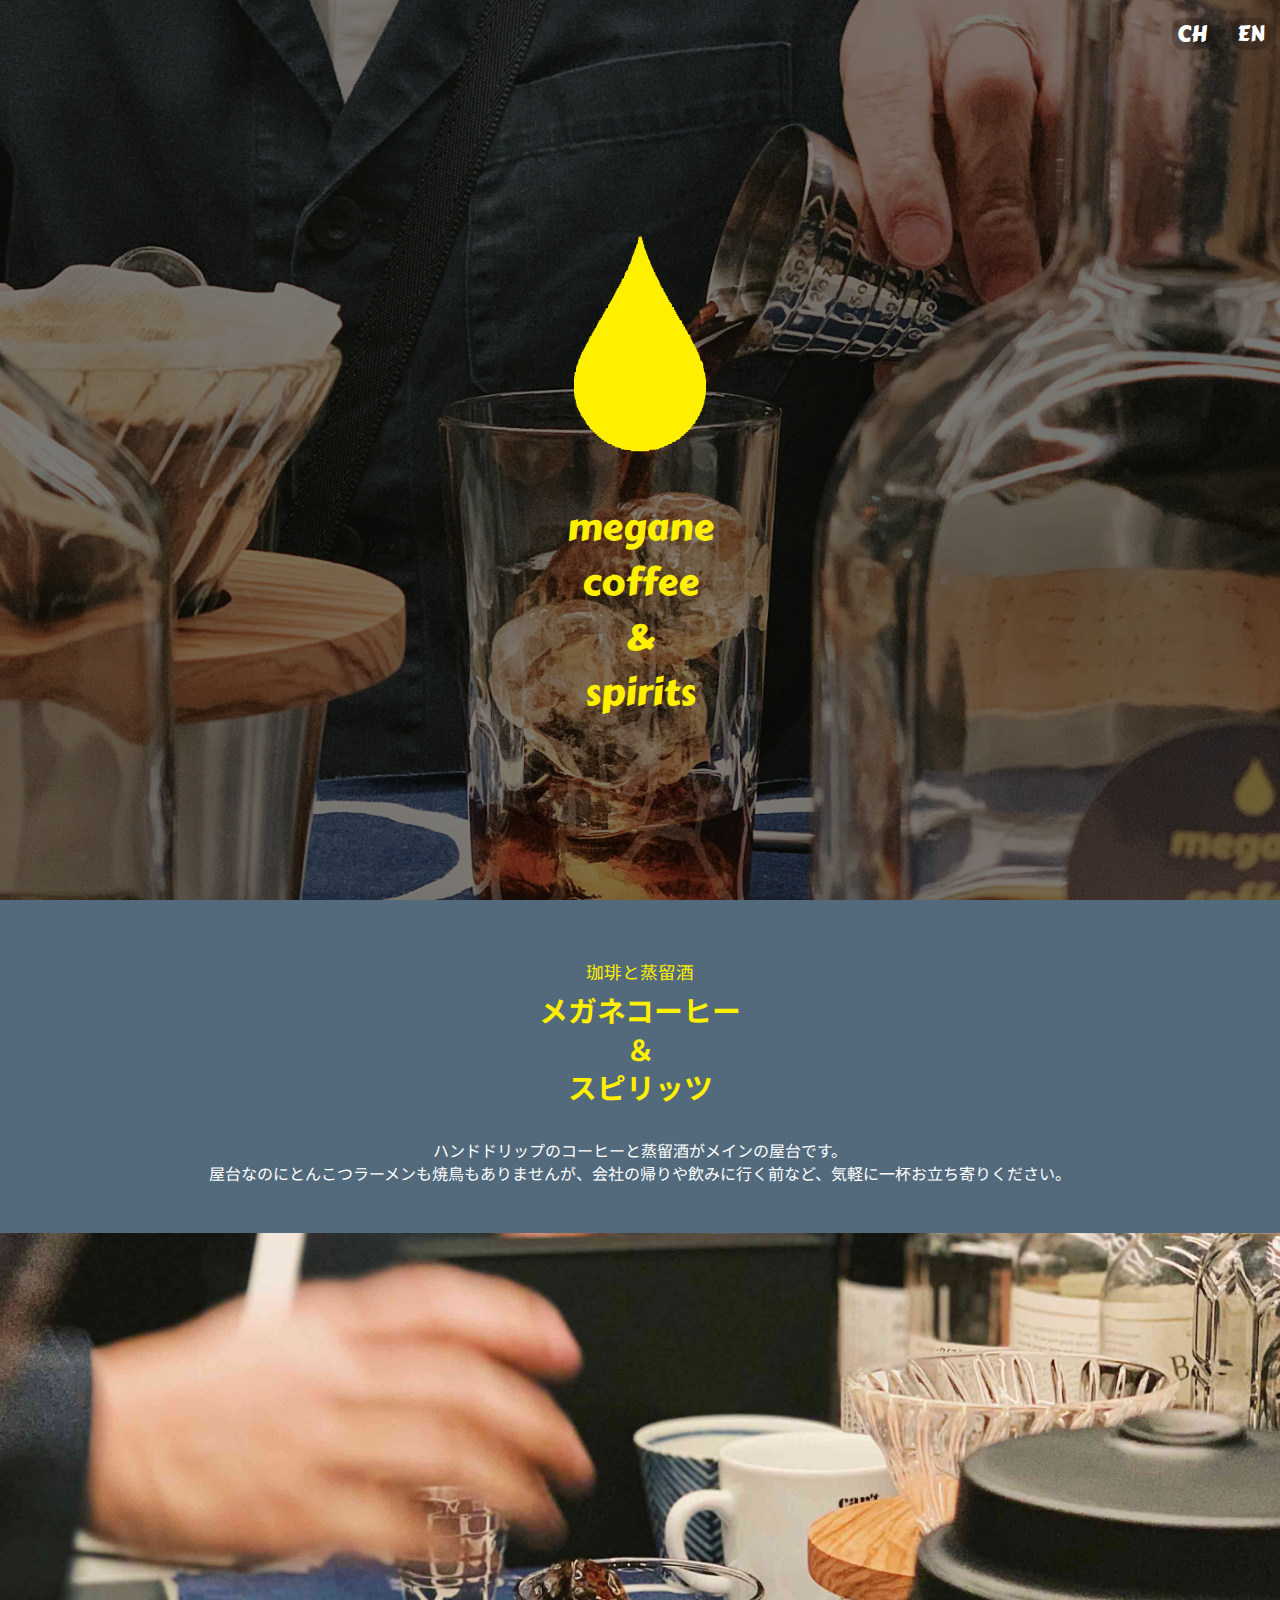
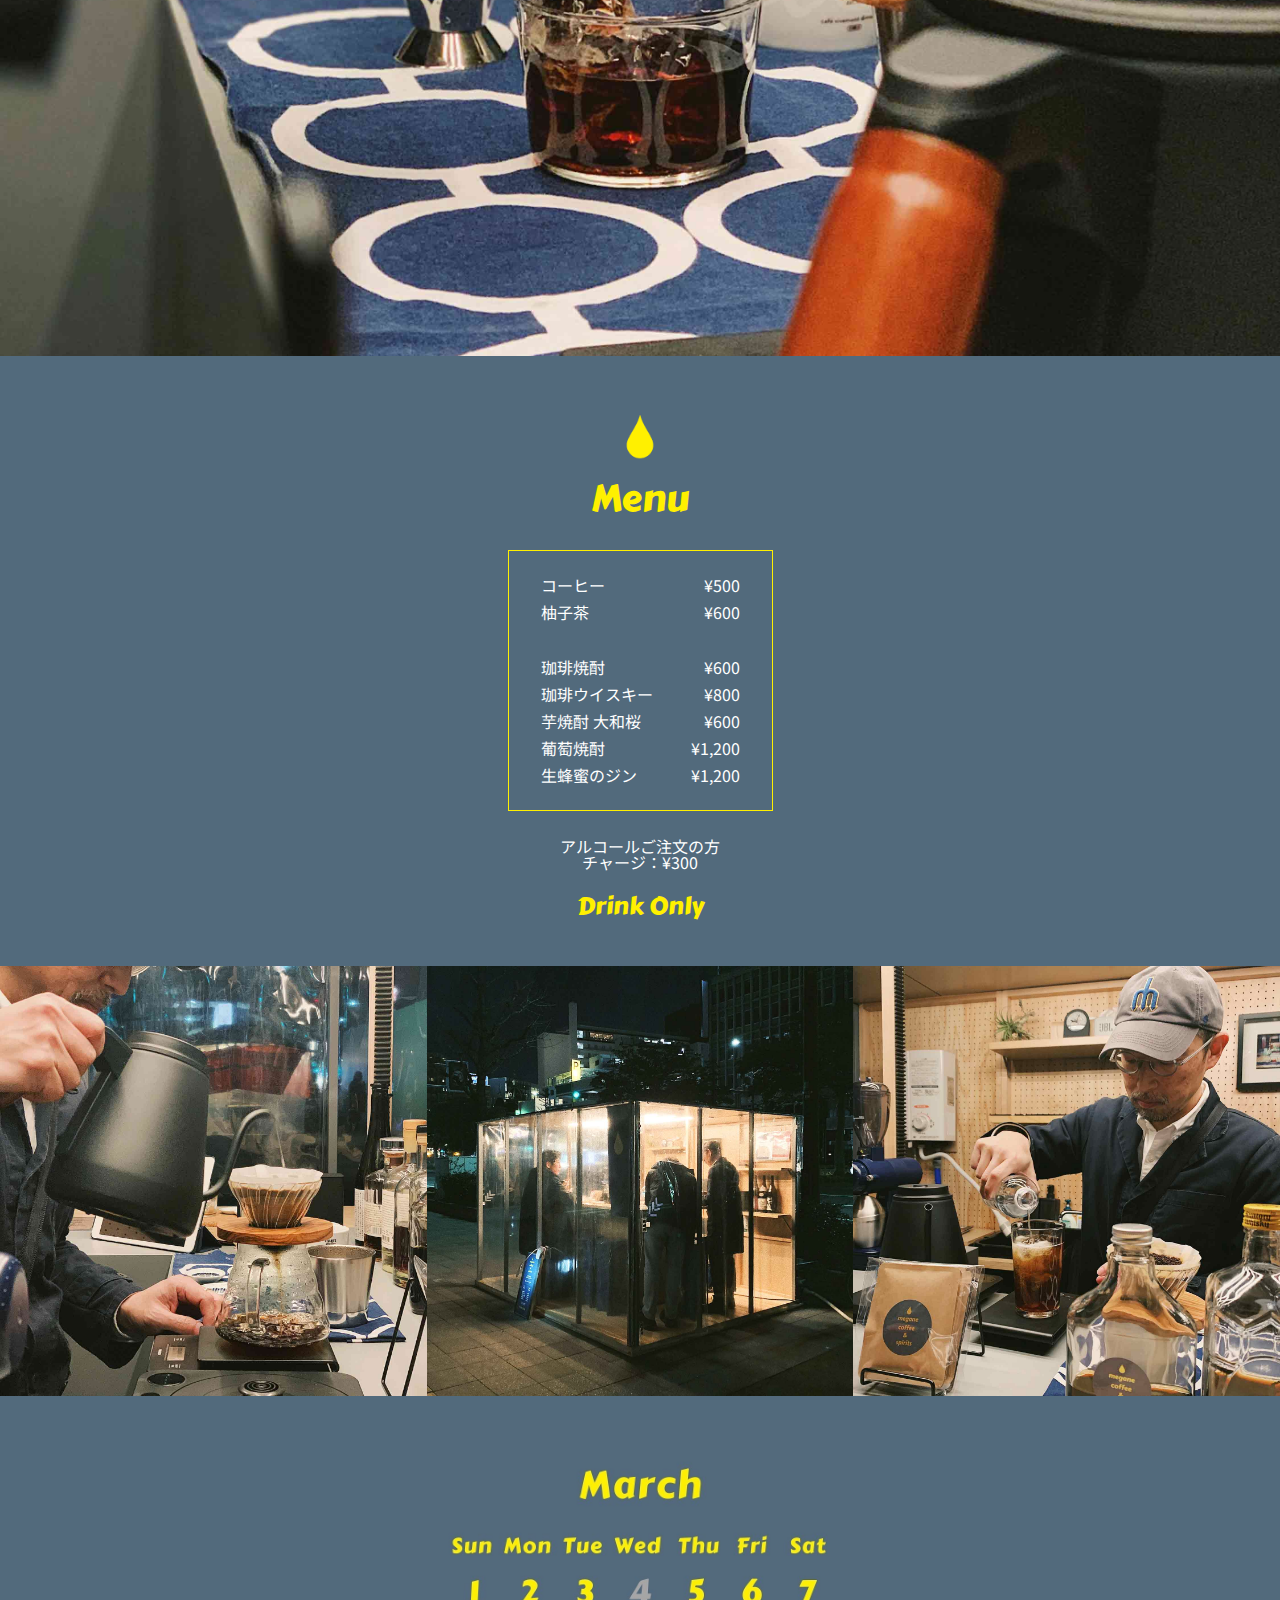
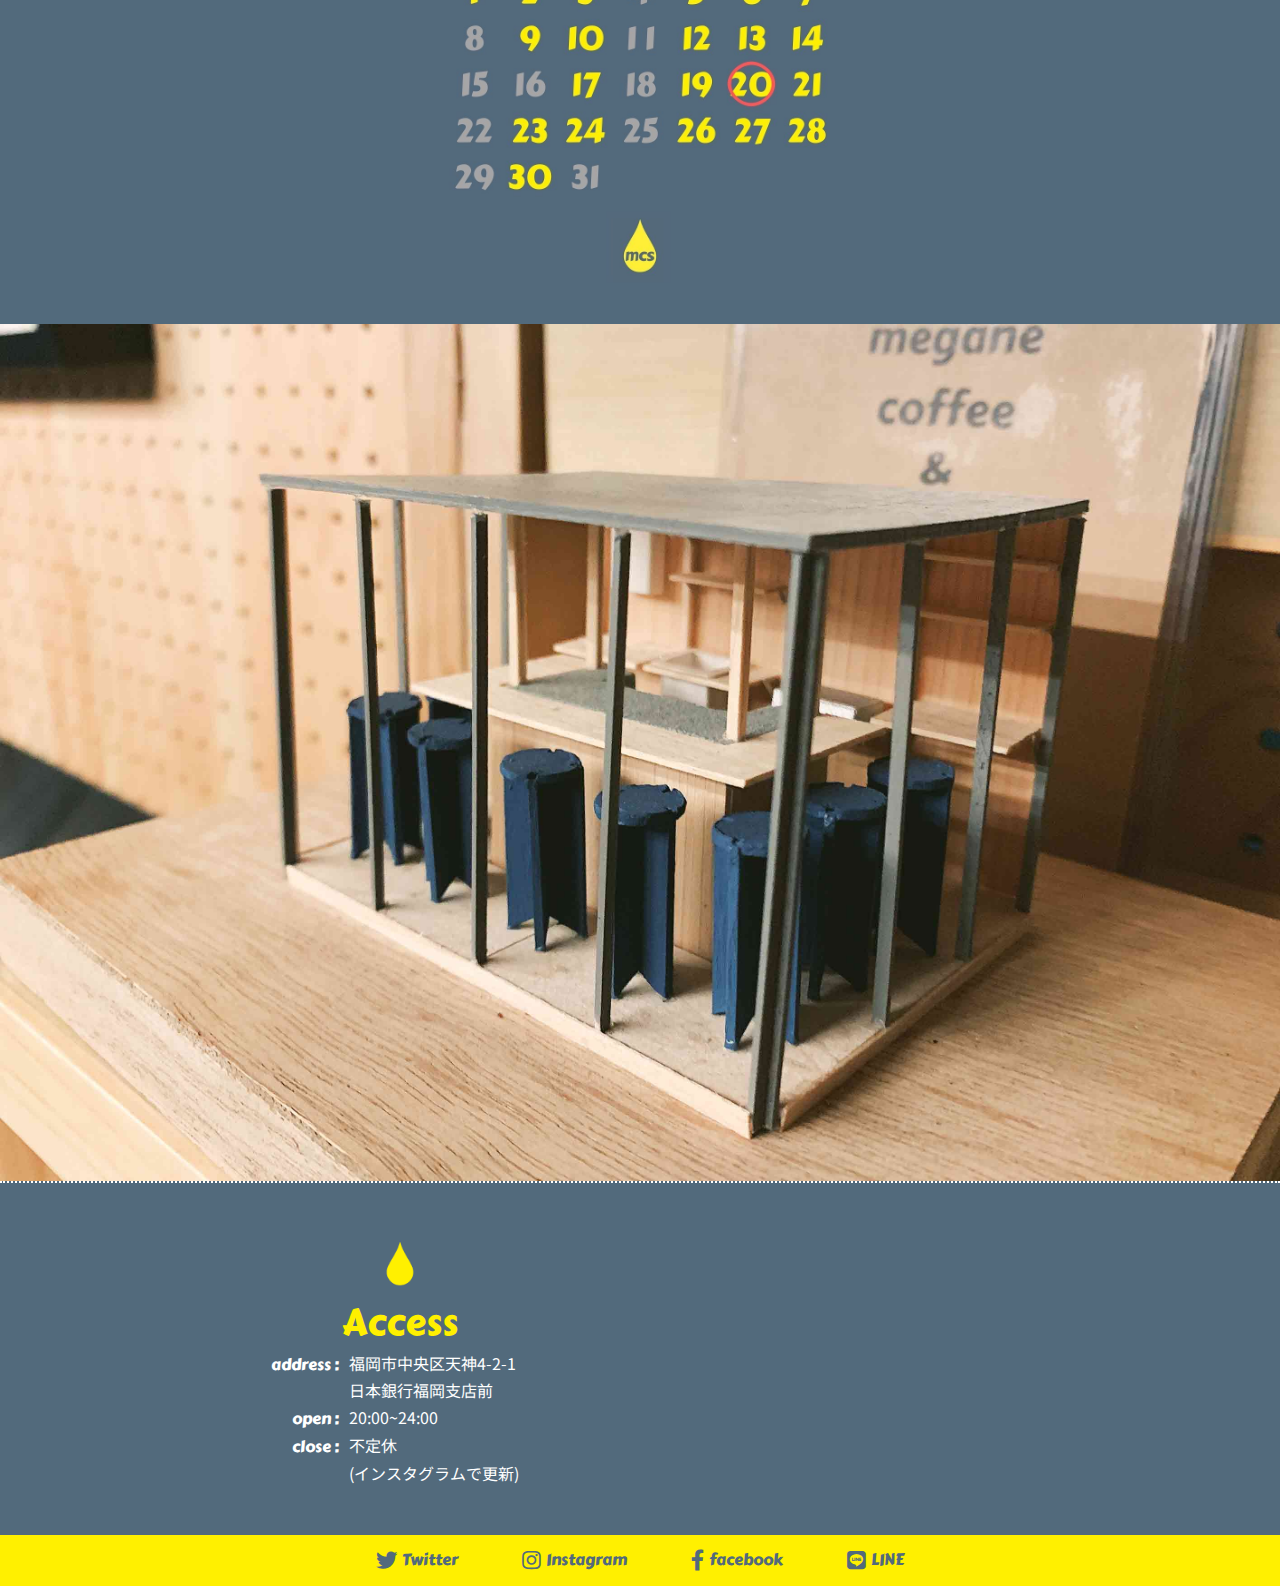
<file: MCS_LP/index.html>
<!DOCTYPE html>
<html lang="ja">
<head>
    <meta charset="UTF-8">
    <meta name="viewport" content="width=device-width, initial-scale=1.0">
    <title>megane coffee&spirits</title>
    <!-- ファビコン -->
    <link rel="icon" href="img/favicon.ico">
    <!-- スマホ用アイコン -->
    <link rel="apple-touch-icon" sizes="180x180" href="img/apple-touch-icon.png">
    <link href="https://fonts.googleapis.com/css?family=Carter+One|Noto+Sans+JP&display=swap" rel="stylesheet">
    <link href="https://use.fontawesome.com/releases/v5.6.1/css/all.css" rel="stylesheet">
    <link rel="stylesheet" href="style.css">
    <!-- <link rel=”canonical” href=”http://www.example.com/hoge” /> -->
  </head>
<!--  -->

<body>
<header>
</header>
<section class="sec_top">
  <div>
    <div>
      <a class="icon_font" href="zh/index.html">CH</a>
      <a class="icon_font" href="en/index.html">EN</a>
    </div>
    <div>
      <img src="img/mcs_icon_yellow.png" alt="icon">
      <p class="icon_font logo">megane<br>coffee<br>&<br>spirits</p>
    </div>
  </div>
</section>
<section class="sec_about">
  <div>
    <h2 class="about_h2_ja"><span>珈琲と蒸留酒</span><br>メガネコーヒー<br>＆<br>スピリッツ</h2>
    <p>ハンドドリップのコーヒーと蒸留酒がメインの屋台です。<br>屋台なのにとんこつラーメンも焼鳥もありませんが、会社の帰りや飲みに行く前など、気軽に一杯お立ち寄りください。</p>
  </div>
</section>
<section class="sec_img">
  <div><img src="img/img_1.jpg" alt=""></div>
</section>
<section class="sec_menu">
  <img src="img/mcs_icon_yellow.png" alt="icon">
  <h2 class="icon_font logo">Menu</h2>
  <div>
    <table>
        <tr>
          <td>コーヒー</td>
          <td>¥500</td>
        </tr>
        <tr>
          <td>柚子茶</td>
          <td>¥600</td>
        </tr>
        <tr>
          <td>&nbsp;</td>
          <td>&nbsp;</td>
        </tr>
        <tr>
          <td>珈琲焼酎</td>
          <td>¥600</td>
        </tr>
        <tr>
          <td>珈琲ウイスキー</td>
          <td>¥800</td>
        </tr>
        <tr>
          <td>芋焼酎 大和桜</td>
          <td>¥600</td>
        </tr>
        <tr>
          <td>葡萄焼酎</td>
          <td>¥1,200</td>
        </tr>
        <tr>
          <td>生蜂蜜のジン</td>
          <td>¥1,200</td>
        </tr>
    </table>
  </div>
  <p>アルコールご注文の方<br>チャージ：¥300</p>
  <p class="icon_font">Drink Only</p>
</section>

<section class="sec_img">
  <div><img src="img/img_2.jpg" alt=""></div>
  <div><img src="img/img_4.jpg" alt=""></div>
  <div><img src="img/img_3.jpg" alt=""></div>
</section>

<section class="sec_news">
  <img src="img/202003.jpg" alt="2020年3月営業カレンダー">
</section>

<section class="sec_img">
  <div><img src="img/img_5.jpg" alt="店内模型"></div>
</section>

<section class="sec_access">
  <div>
    <img src="img/mcs_icon_yellow.png" alt="icon">
    <h2 class="icon_font logo">Access</h2>
    <table>
      <tr>
        <td rowspan="2" class="icon_font">address :</td>
        <td>福岡市中央区天神4-2-1</td>
      </tr>
      <tr>
        <td>日本銀行福岡支店前</td>
      </tr>
      <tr>
        <td class="icon_font">open :</td>
        <td>20:00~24:00</td>
      </tr>
      <tr>
        <td rowspan="2" class="icon_font">close :</td>
        <td>不定休</td>
      </tr>
      <tr>
        <td>(インスタグラムで更新)</td>
      </tr>
    </table>
  </div>
  <div class="iframe-wrap">
    <iframe src="https://www.google.com/maps/embed?pb=!1m18!1m12!1m3!1d5813.866122382571!2d130.39757775263598!3d33.59522267583661!2m3!1f0!2f0!3f0!3m2!1i1024!2i768!4f13.1!3m3!1m2!1s0x35419144cd639faf%3A0xf12947a36e30d8ac!2z54-I55Cy44Go6JK45rqc6YWSIOODoeOCrOODjeOCs-ODvOODkuODvCbjgrnjg5Tjg6rjg4Pjg4Q!5e0!3m2!1sja!2sjp!4v1583573661392!5m2!1sja!2sjp" width="800" height="600" frameborder="0" style="border:0;" allowfullscreen=""></iframe>
  </div>
</section>
<footer>
  <table>
    <tr>
      <td><a class="icon_font" href="https://twitter.com/coffeeyatai"><i class="fab fa-twitter fa-lg sns_icon"></i> Twitter</a></td>
      <td><a class="icon_font" href="https://www.instagram.com/megane_fukuoka/"><i class="fab fa-instagram fa-lg sns_icon"></i> Instagram</a></td>
    </tr>
    <tr>
      <td><a class="icon_font" href="https://www.facebook.com/megane.fukuoka/"><i class="fab fa-facebook-f fa-lg sns_icon"></i> facebook</a></td>
      <td><a class="icon_font" href="#"><i class="fab fa-line fa-lg sns_icon"></i> LINE</a></td>
    </tr>
  </table>
</footer>
</body>

</html>
</file>
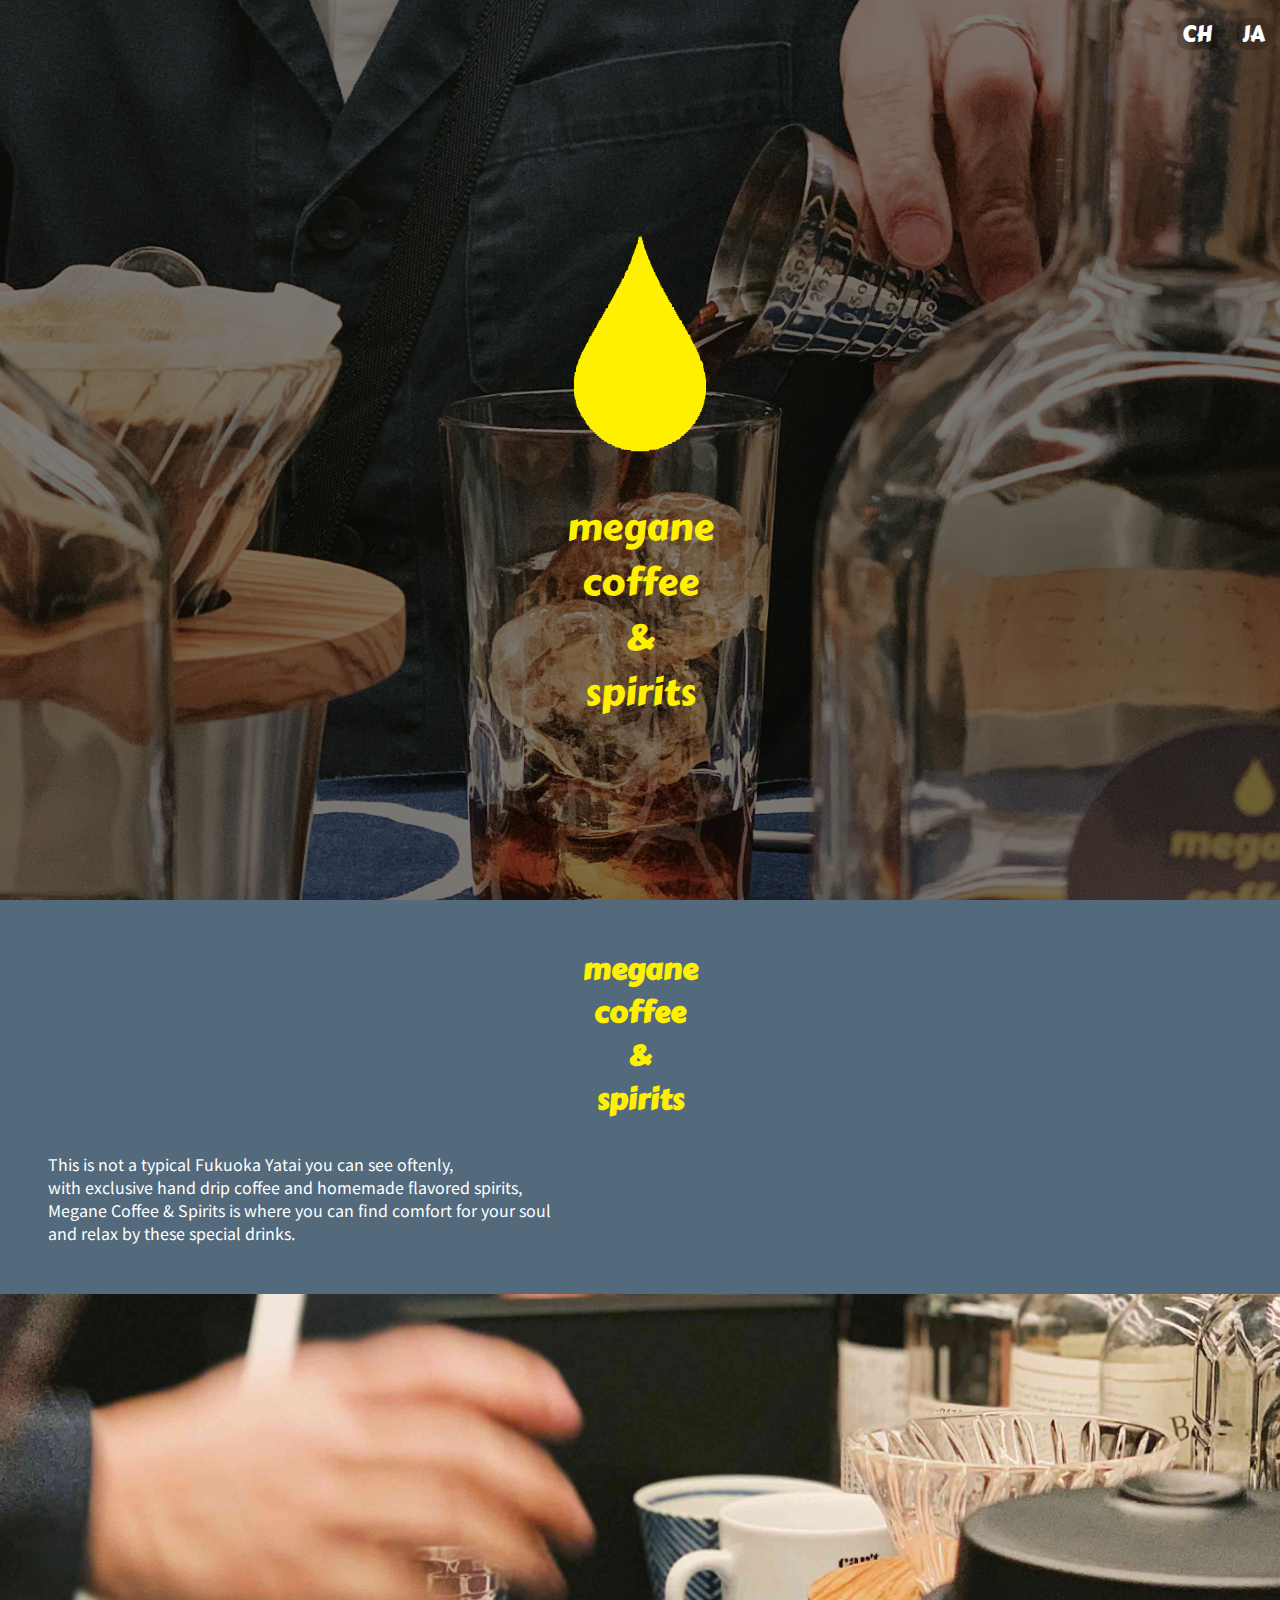
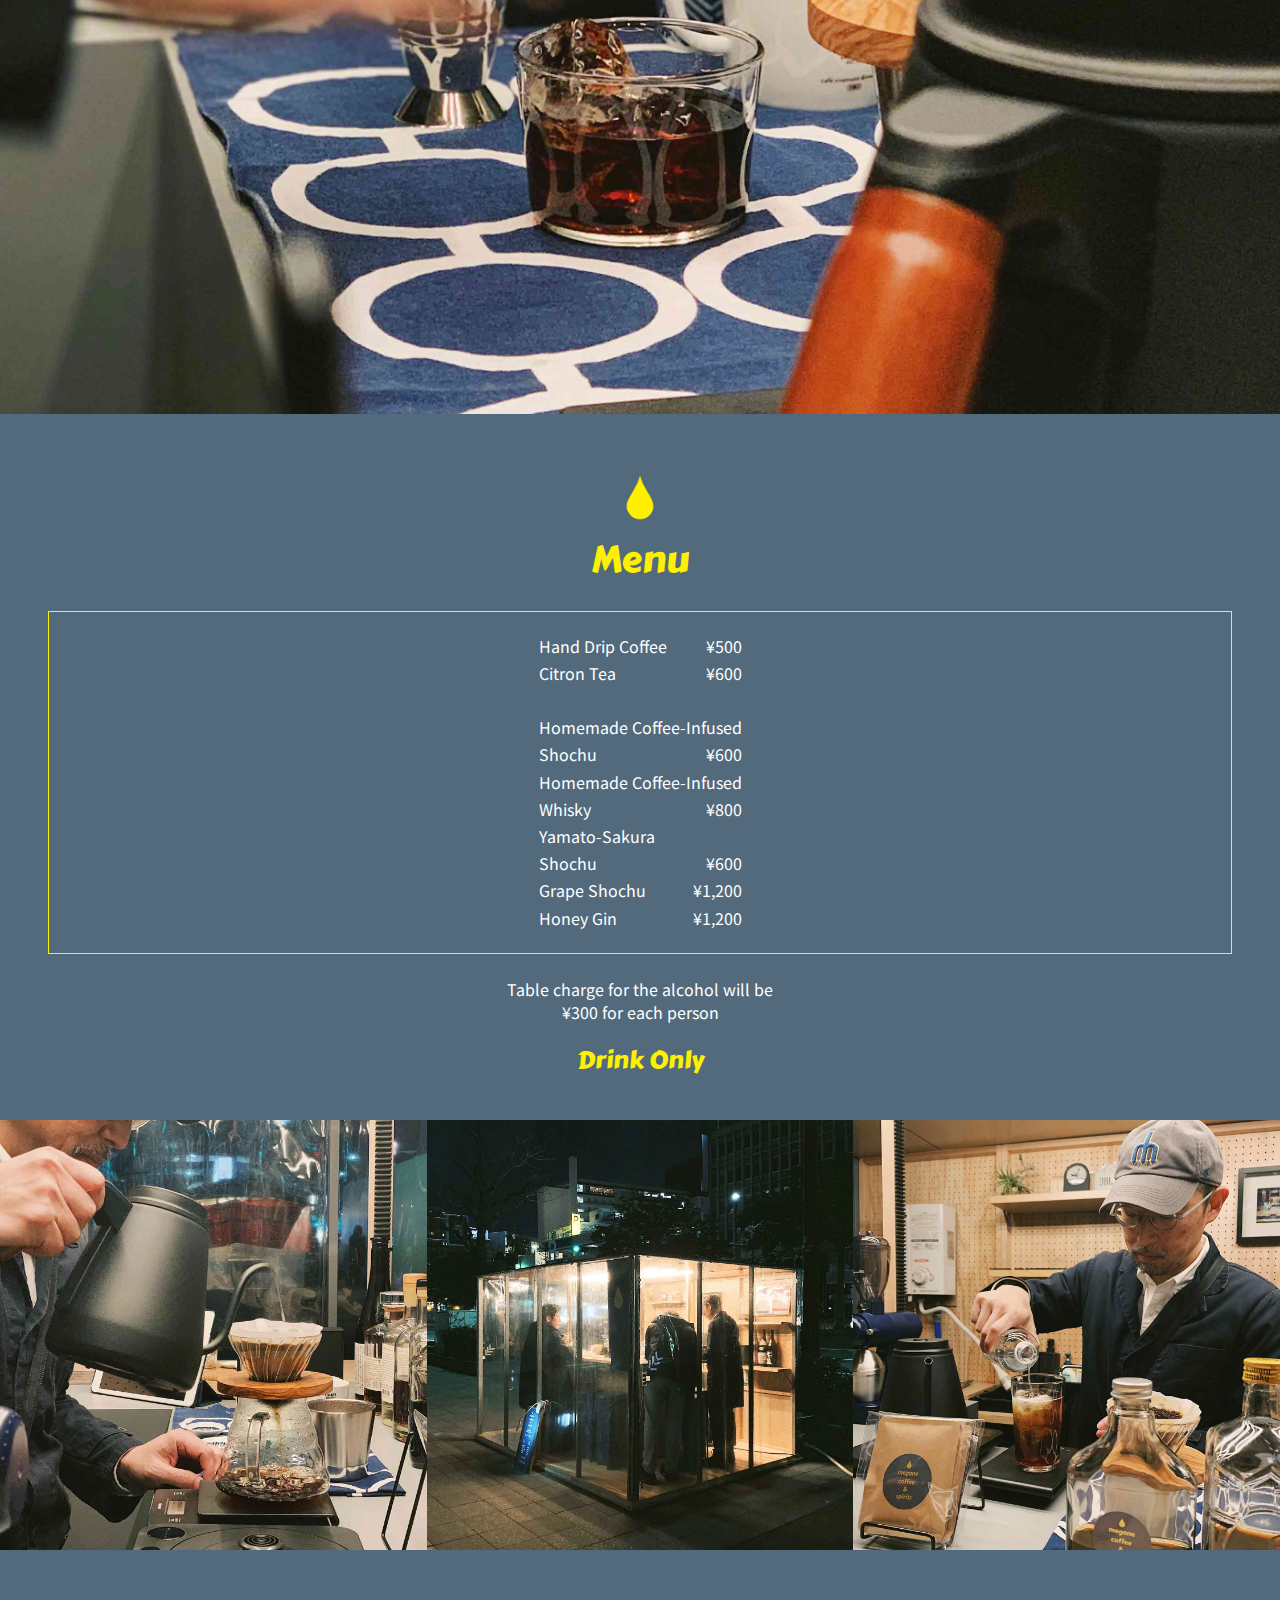
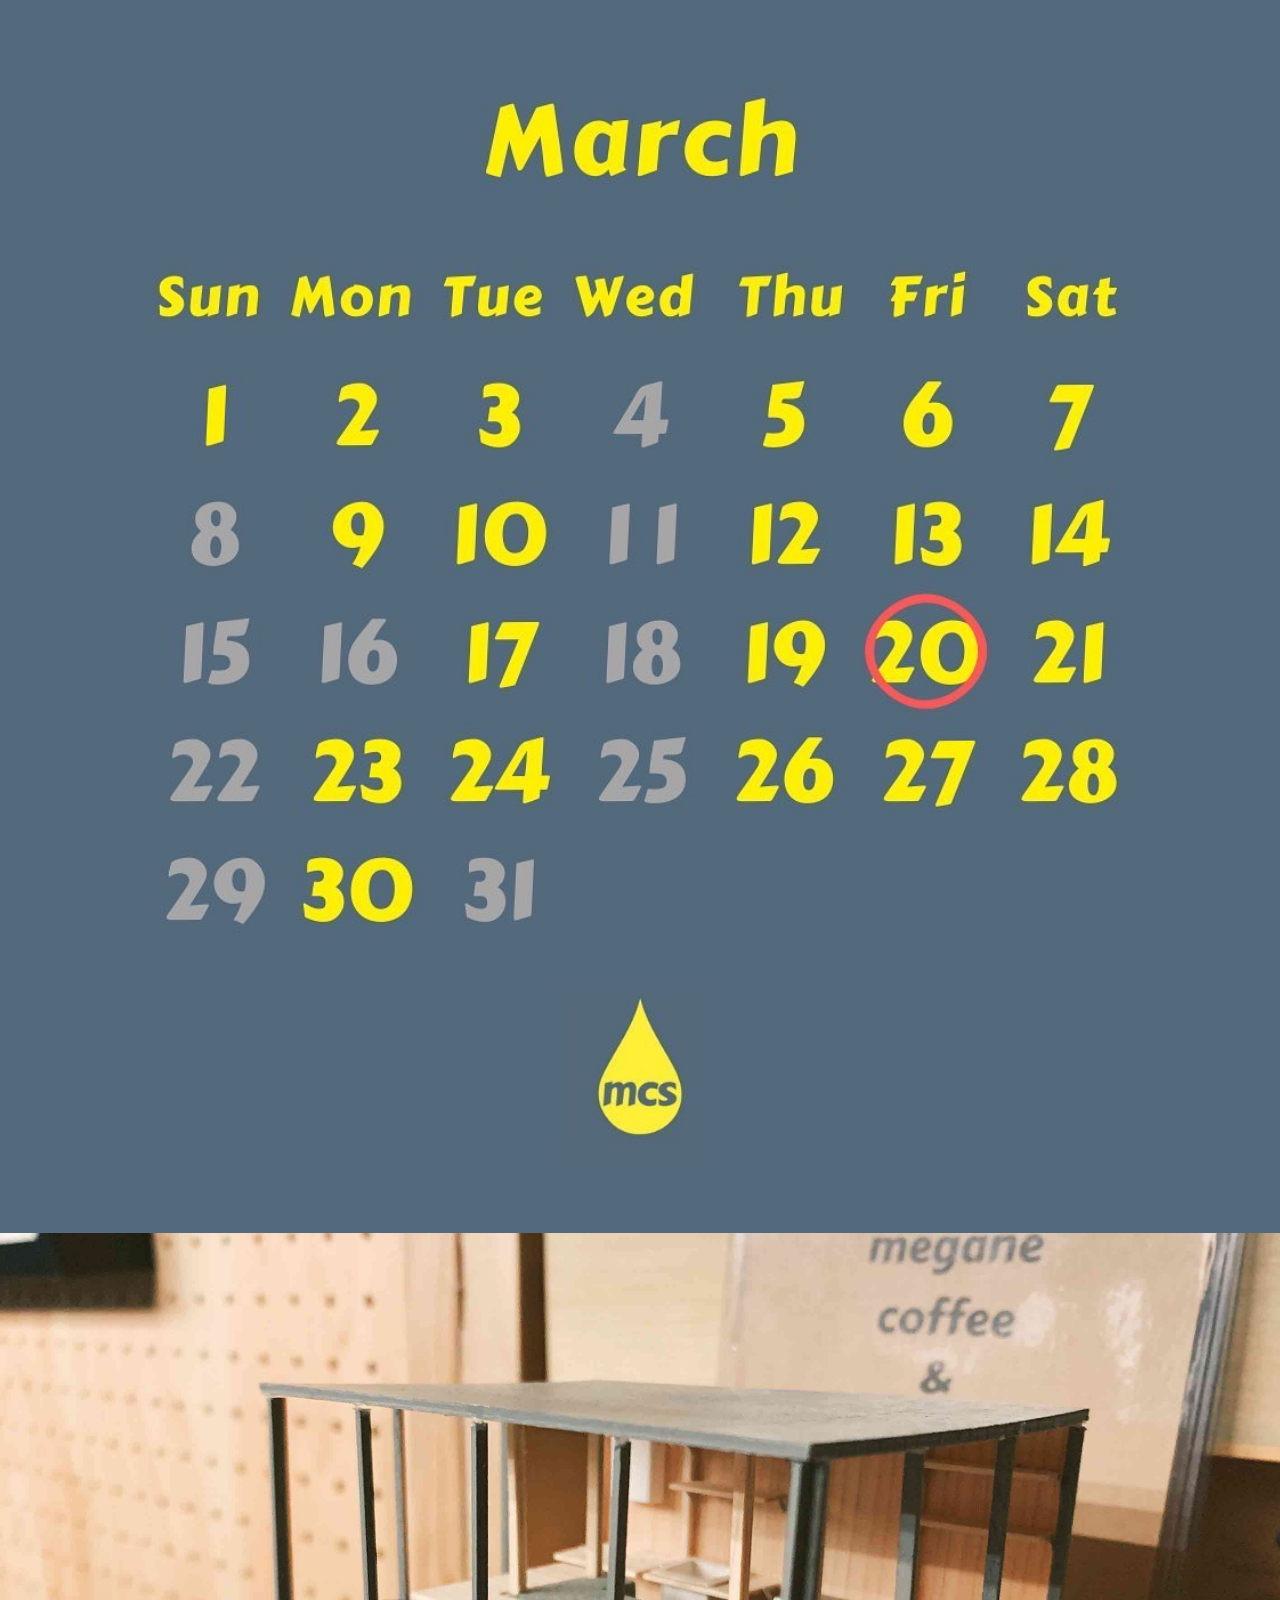
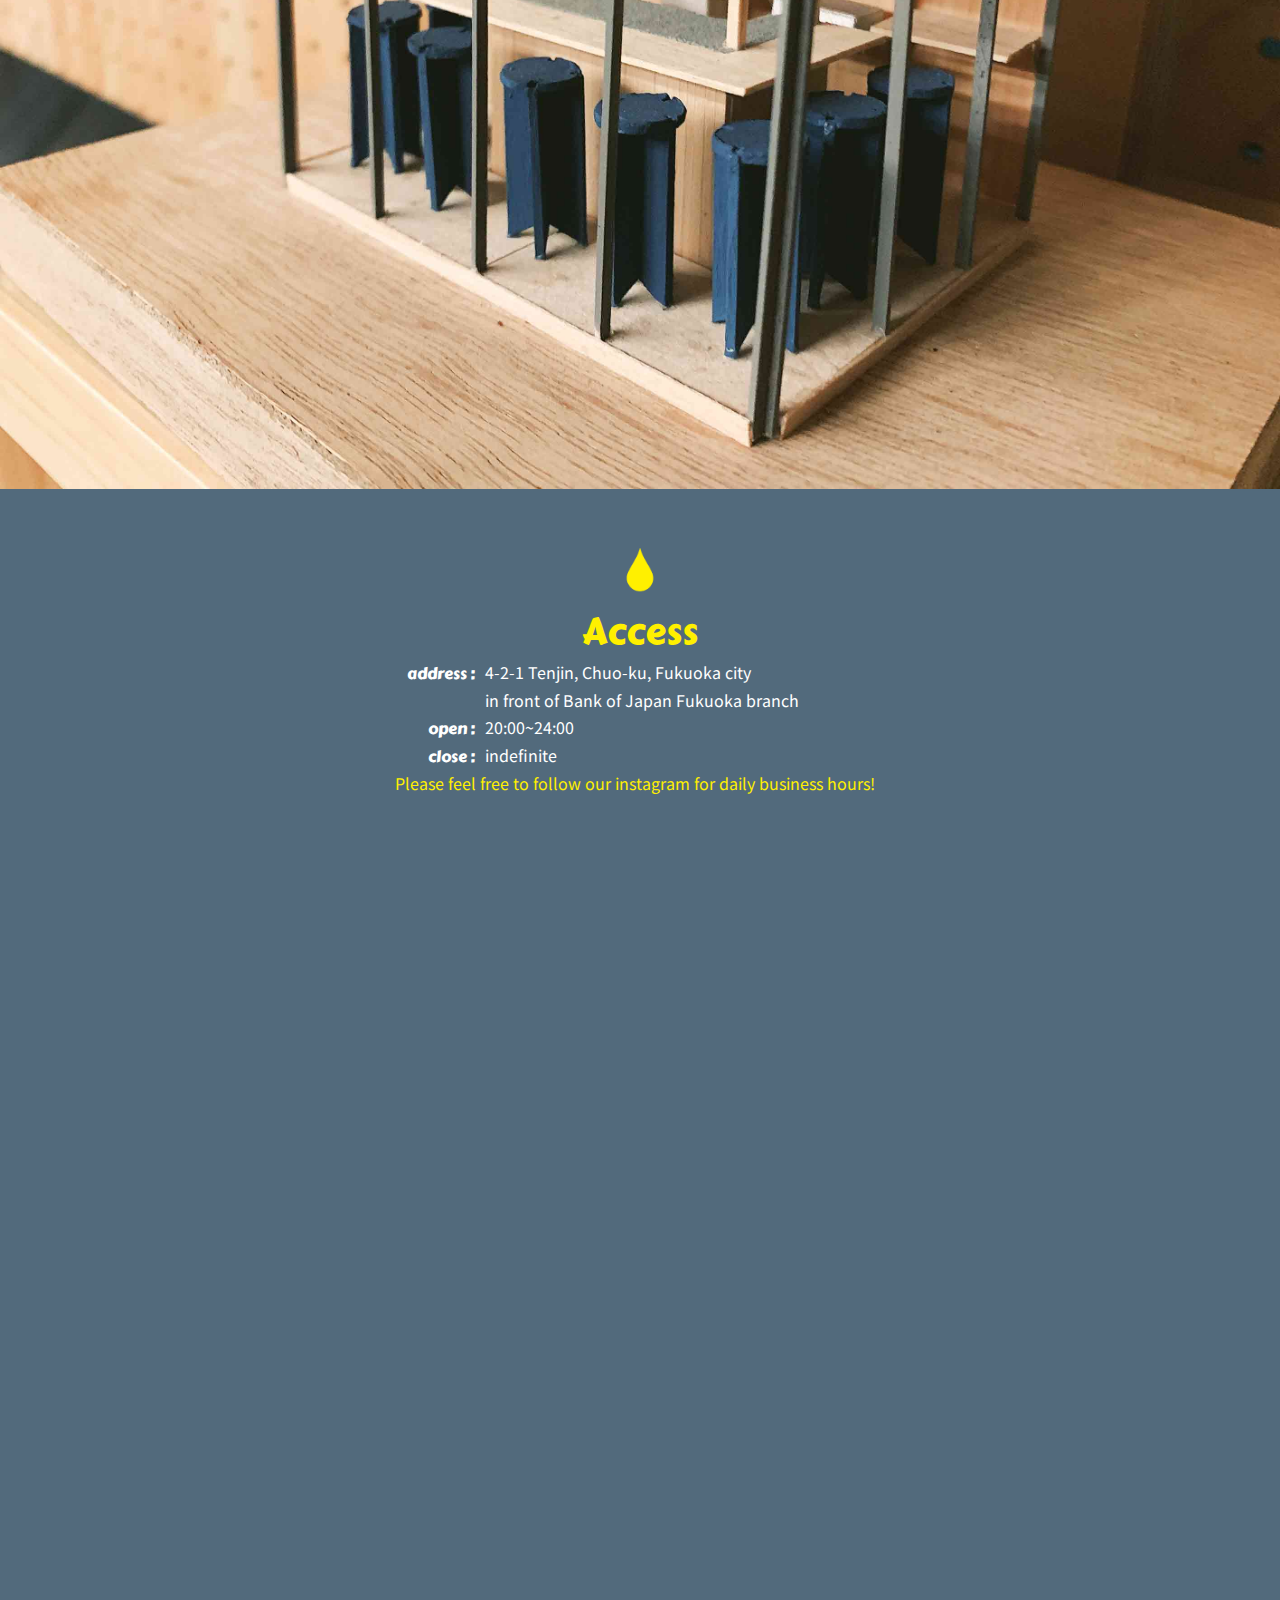
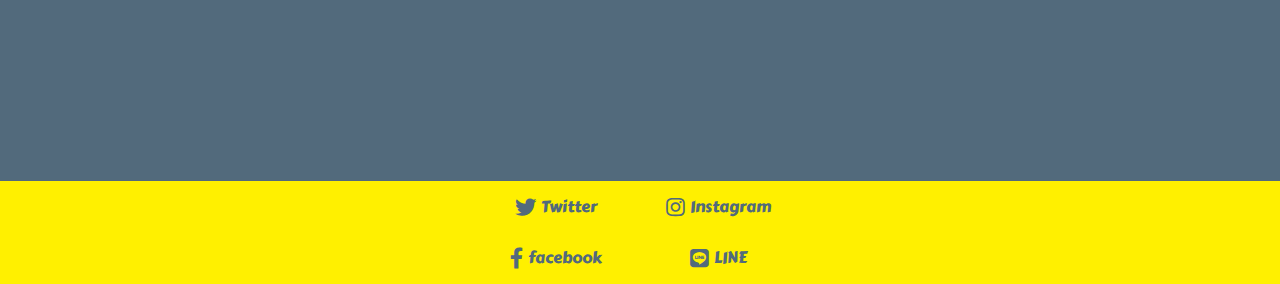
<file: MCS_LP/en/index.html>
<!DOCTYPE html>
<html lang="ja">
<head>
    <meta charset="UTF-8">
    <meta name="viewport" content="width=device-width, initial-scale=1.0">
    <title>megane coffee&spirits</title>
    <!-- ファビコン -->
    <link rel="icon" href="../img/favicon.ico">
    <!-- スマホ用アイコン -->
    <link rel="apple-touch-icon" sizes="180x180" href="../img/apple-touch-icon.png">
    <link href="https://fonts.googleapis.com/css?family=Carter+One|Noto+Sans+JP&display=swap" rel="stylesheet">
    <link href="https://use.fontawesome.com/releases/v5.6.1/css/all.css" rel="stylesheet">
  </head>

<style>
:root{
    --color_main: rgb(82,106,124);
    --color_sub:#fff000;
    --h2_fz: 1.8rem;
    --sec_pad: 3em;
}

body{
    background-color: var(--color_main);
    font-size: 16px;
    color: white;
}
body p,table tr td{
  font-family: 'Noto Sans JP', sans-serif;
}
.icon_font{
    font-family: 'Carter One', cursive;
}

.sec_top{
    background-image: url(../img/top_img.jpg);
    background-size: cover;
    background-position: center;
    height: 100vh;
}
.sec_top>div{
    height: 100%;
    background-color: rgb(0,0,0,0.5);
    position: relative;
}
.sec_top>div>div:nth-child(1){
  display: flex;
  justify-content: flex-end;
  padding: 1.1rem 0;
  position: absolute;
  top: 0;
  right: 0;
}
.sec_top a{
  text-decoration: none;
  margin: 0 10px;
  color: white;
  font-size: 1.4rem;
  background-color: rgb(0,0,0,0.2);
  border-radius: 10px;
  padding: 5px;
}
.sec_top>div>div:last-child{
    text-align: center;
    height: 100%;
    display: flex;
    flex-direction: column;
    align-items: center;
    justify-content: center;
}
.sec_top img{
  width: 25%;
}
.logo{
    color: var(--color_sub);
    font-size: 2.3rem;
    line-height: 1.5em;
}

.sec_about,.sec_menu,.sec_access{
  text-align: center;
}
.sec_about>div:nth-child(1),.sec_menu,.sec_access {
  padding: var(--sec_pad);
}
.sec_about h2{
  font-size: var(--h2_fz);
  color: var(--color_sub);
  font-weight: bold;
  margin-bottom: 2rem;
}
.about_h2_ja{
  line-height: 2.4rem;
  font-family: 'Noto Sans JP', sans-serif;
}
.sec_about p{
  line-height: 1.45rem;
  text-align: left;
}
.sec_about img{
  width: 100%;
}
.sec_about span{
  font-size: 1.1rem;
  font-weight: normal;
  font-family: 'Noto Sans JP', sans-serif;

}

.sec_menu img,.sec_access img{
  width: 4rem;
}
.sec_menu div{
  border: solid 1.5px var(--color_sub);
  margin: 1.5rem 0;
  padding: 1.3rem 2rem;
}
.sec_menu table,.sec_access table{
  line-height: 1.7rem;
  margin: 0 auto;
}
.sec_menu table tbody{
  margin: 10px;
}
.sec_menu table tbody tr td:nth-child(1),{
  text-align: left;
  width: 150px;
}
.sec_menu table tbody tr td:nth-child(2),.sec_access table tr td:nth-child(1){
  text-align: right;
}
.sec_menu p:last-child{
  font-size: 1.5rem;
  color: var(--color_sub);
  margin-top: 1.5rem;
}

.sec_img{
  display: flex;
}
.sec_img div{
  flex: 1;
}
.sec_img div img{
  width: 100%;
  height: 100%;
}

.sec_news{
  padding: 1.5rem;
}
.sec_news img{
  width: 100%;
  height: 100%;
}

.sec_access table tr td:nth-child(1){
  padding-right: 10px;
}
.sec_access table tr td:last-child{
  text-align: left;
}
.sec_access .iframe-wrap {
  position: relative;
  width: 100%;
  padding-top: 75%; /* = height ÷ width × 100 */
  margin: 1.5rem 0;
}
.iframe-wrap iframe {
  position: absolute;
  top: 0;
  left: 0;
  width: 100%;
  height: 100%;
}

footer{
  background-color: var(--color_sub);
  color: var(--color_main);
}
footer a{
  text-decoration: none;
    color: var(--color_main);
    display: flex;
    justify-content: center;
    align-items: center;
}
footer div{
  display: flex;
}
.sns_icon{
  color: var(--color_main);
}
footer i{
  margin-right: 5px;
}
footer table tr td {
    padding: 1.1rem 2rem;
}
footer table{
  margin: 0 auto;
}
</style>

<body>
<header>
</header>
<section class="sec_top">
  <div>
    <div>
      <a class="icon_font" href="../zh/index.html">CH</a>
      <a class="icon_font" href="../index.html">JA</a>
    </div>
    <div>
      <img src="../img/mcs_icon_yellow.png" alt="icon">
      <p class="icon_font logo">megane<br>coffee<br>&<br>spirits</p>
    </div>
  </div>
</section>
<section class="sec_about">
  <div>
    <h2 class="logo icon_font">megane<br>coffee<br>&<br>spirits</h2>
    <p>This is not a typical Fukuoka Yatai you can see oftenly,<br>with exclusive hand drip coffee and homemade flavored spirits,<br>Megane Coffee & Spirits is where you can find comfort for your soul<br>and relax by these special drinks.</p>
  </div>
  <div>
    <img src="../img/img_1.jpg" alt="">
  </div>
</section>
<section class="sec_menu">
  <img src="../img/mcs_icon_yellow.png" alt="icon">
  <h2 class="icon_font logo">Menu</h2>
  <div>
    <table>
        <tr>
          <td style="text-align: left;">Hand Drip Coffee</td>
          <td>¥500</td>
        </tr>
        <tr>
          <td style="text-align: left;">Citron Tea</td>
          <td>¥600</td>
        </tr>
        <tr>
          <td>&nbsp;</td>
          <td>&nbsp;</td>
        </tr>
        <tr>
          <td style="text-align: left;" colspan="2">Homemade Coffee-Infused</td>
        </tr>
        <tr>
          <td style="text-align: left;">Shochu</td>
          <td>¥600</td>
        </tr>
        <tr>
          <td style="text-align: left;" colspan="2">Homemade Coffee-Infused</td>
        </tr>
        <tr>
        <tr>
          <td style="text-align: left;">Whisky</td>
          <td>¥800</td>
        </tr>
        <tr>
          <td style="text-align: left;" colspan="2">Yamato-Sakura</td>
        </tr>
        <tr>
          <td style="text-align: left;">Shochu</td>
          <td>¥600</td>
        </tr>
        <tr>
          <td style="text-align: left;">Grape Shochu</td>
          <td>¥1,200</td>
        </tr>
        <tr>
          <td style="text-align: left;">Honey Gin</td>
          <td>¥1,200</td>
        </tr>
    </table>
  </div>
  <p style="line-height: 1.45rem;">Table charge for the alcohol will be<br> ¥300 for each person</p>
  <p class="icon_font">Drink Only</p>
</section>

<section class="sec_img">
  <div><img src="../img/img_2.jpg" alt=""></div>
  <div><img src="../img/img_4.jpg" alt=""></div>
  <div><img src="../img/img_3.jpg" alt=""></div>
</section>

<section class="sec_news">
  <img src="../img/202003.jpg" alt="2020年3月営業カレンダー">
</section>

<section class="sec_img">
  <div><img src="../img/img_5.jpg" alt="店内模型"></div>
</section>

<section class="sec_access">
  <img src="../img/mcs_icon_yellow.png" alt="icon">
  <h2 class="icon_font logo">Access</h2>
  <table>
    <tr>
      <td rowspan="2" class="icon_font" style="width: 5rem;">address :</td>
      <td>4-2-1 Tenjin, Chuo-ku, Fukuoka city</td>
    </tr>
    <tr>
      <td>in front of Bank of Japan Fukuoka branch</td>
    </tr>
    <tr>
      <td class="icon_font">open :</td>
      <td>20:00~24:00</td>
    </tr>
    <tr>
      <td class="icon_font">close :</td>
      <td>indefinite</td>
    </tr>
    <tr>
      <td colspan="2" style="color:var(--color_sub);">Please feel free to follow our instagram for daily business hours!</td>
    </tr>
  </table>
  <div class="iframe-wrap">
    <iframe src="https://www.google.com/maps/embed?pb=!1m18!1m12!1m3!1d5813.866122382571!2d130.39757775263598!3d33.59522267583661!2m3!1f0!2f0!3f0!3m2!1i1024!2i768!4f13.1!3m3!1m2!1s0x35419144cd639faf%3A0xf12947a36e30d8ac!2z54-I55Cy44Go6JK45rqc6YWSIOODoeOCrOODjeOCs-ODvOODkuODvCbjgrnjg5Tjg6rjg4Pjg4Q!5e0!3m2!1sja!2sjp!4v1583573661392!5m2!1sja!2sjp" width="800" height="600" frameborder="0" style="border:0;" allowfullscreen=""></iframe>
  </div>
</section>
<footer>
  <table>
    <tr>
      <td><a class="icon_font" href="https://twitter.com/coffeeyatai"><i class="fab fa-twitter fa-lg sns_icon"></i> Twitter</a></td>
      <td><a class="icon_font" href="https://www.instagram.com/megane_fukuoka/"><i class="fab fa-instagram fa-lg sns_icon"></i> Instagram</a></td>
    </tr>
    <tr>
      <td><a class="icon_font" href="https://www.facebook.com/megane.fukuoka/"><i class="fab fa-facebook-f fa-lg sns_icon"></i> facebook</a></td>
      <td><a class="icon_font" href="#"><i class="fab fa-line fa-lg sns_icon"></i> LINE</a></td>
    </tr>
  </table>
</footer>
</body>

<style>
html, body, div, span, applet, object, iframe,
h1, h2, h3, h4, h5, h6, p, blockquote, pre,
a, abbr, acronym, address, big, cite, code,
del, dfn, em, img, ins, kbd, q, s, samp,
small, strike, strong, sub, sup, tt, var,
b, u, i, center,
dl, dt, dd, ol, ul, li,
fieldset, form, label, legend,
table, caption, tbody, tfoot, thead, tr, th, td,
article, aside, canvas, details, embed, 
figure, figcaption, footer, header, hgroup, 
menu, nav, output, ruby, section, summary,
time, mark, audio, video {
  margin: 0;
  padding: 0;
  border: 0;
  font-size: 100%;
  font: inherit;
  vertical-align: baseline;
}
/* HTML5 display-role reset for older browsers */
article, aside, details, figcaption, figure, 
footer, header, hgroup, menu, nav, section {
	display: block;
}
body {
  line-height: 1;
}
ol, ul {
  list-style: none;
}
blockquote, q {
  quotes: none;
}
blockquote:before, blockquote:after,
q:before, q:after {
  content: '';
  content: none;
}
table {
  border-collapse: collapse;
  border-spacing: 0;
}

</style>
</html>
</file>
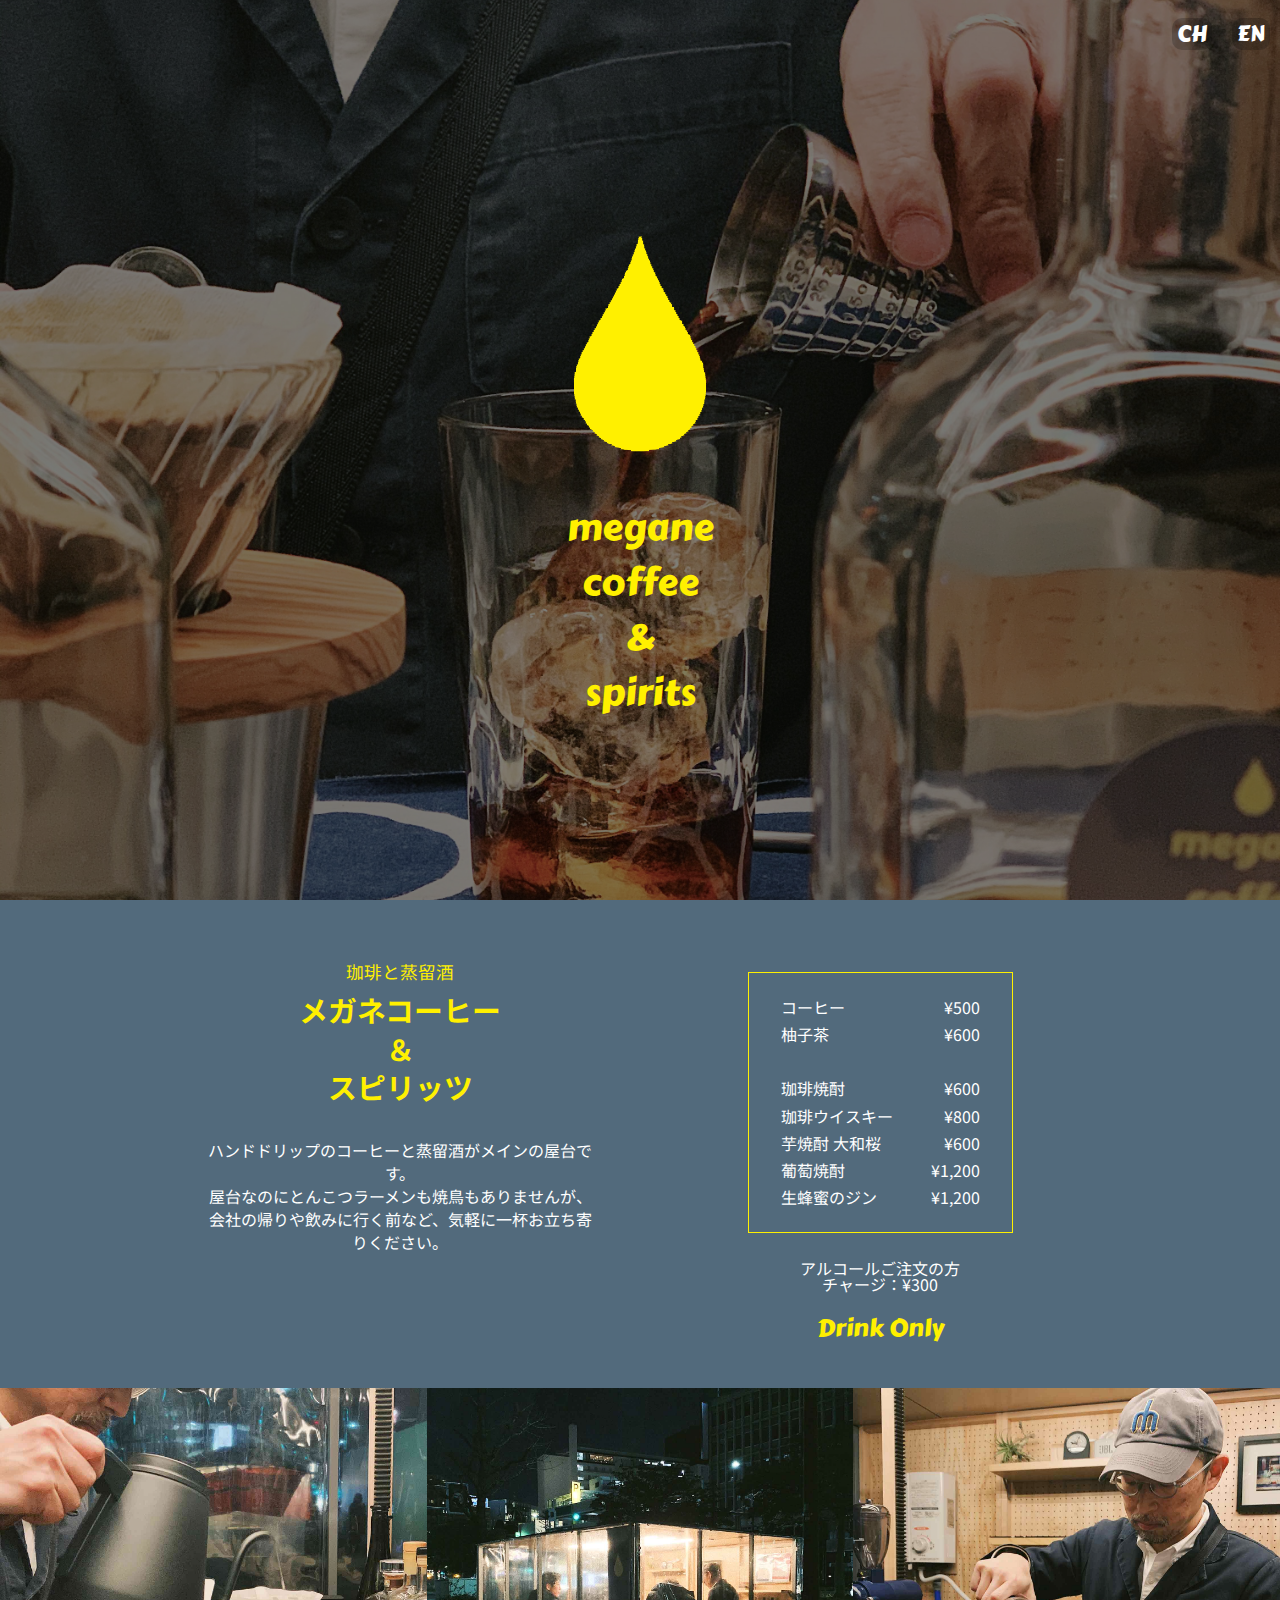
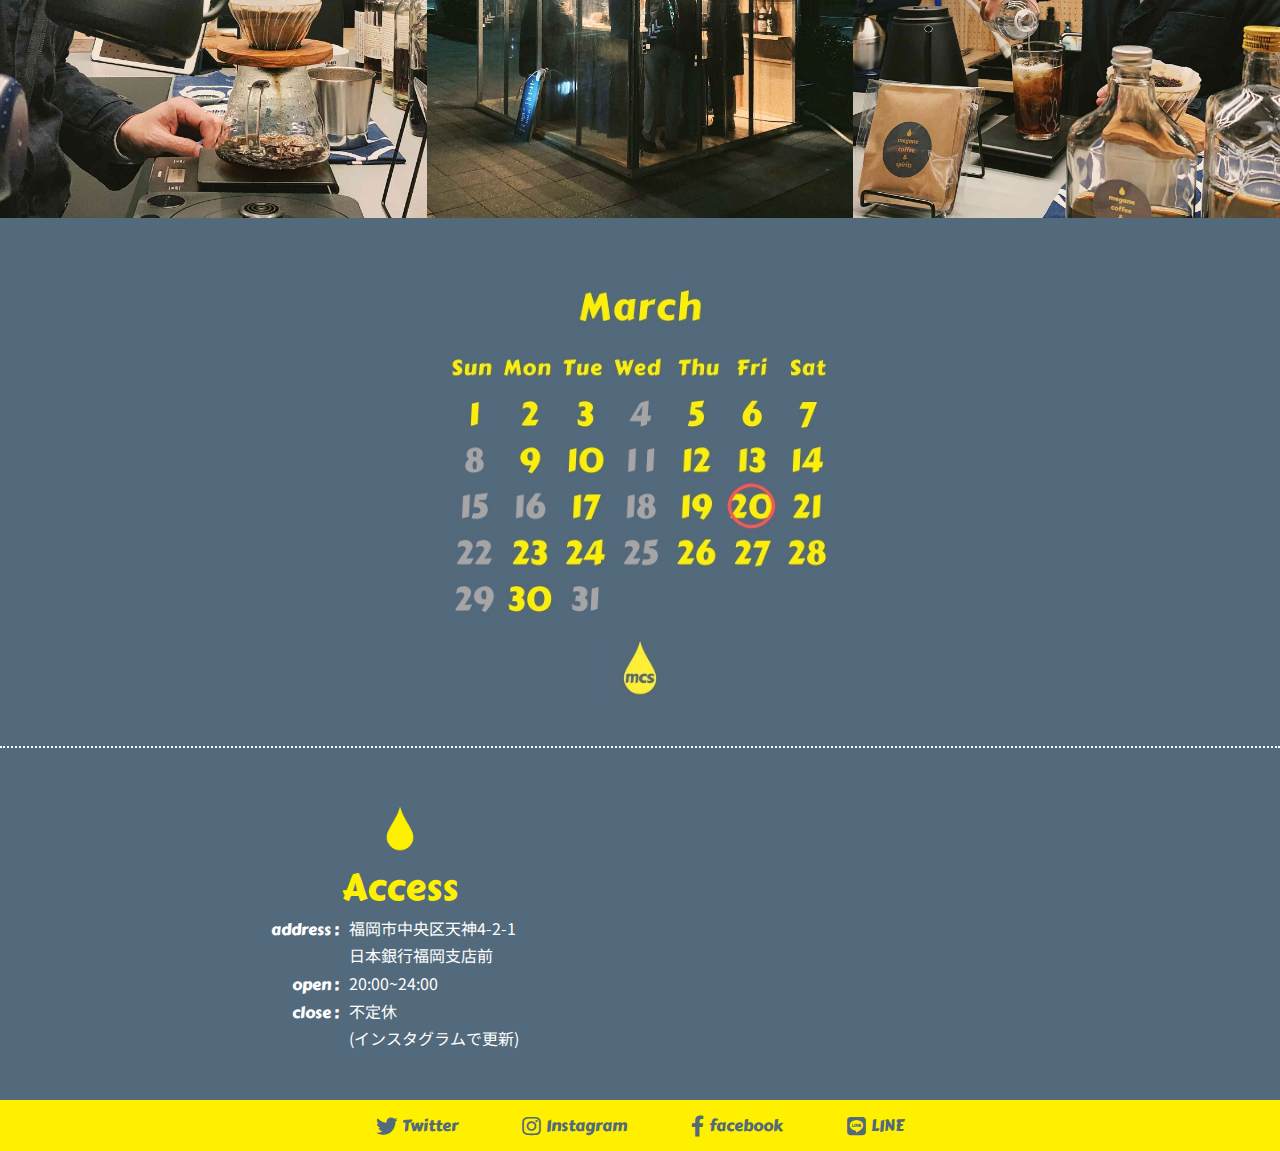
<file: MCS_LP/pc/index.html>
<!DOCTYPE html>
<html lang="ja">
<head>
    <meta charset="UTF-8">
    <meta name="viewport" content="width=device-width, initial-scale=1.0">
    <title>megane coffee&spirits</title>
    <!-- ファビコン -->
    <link rel="icon" href="../img/favicon.ico">
    <!-- スマホ用アイコン -->
    <link rel="apple-touch-icon" sizes="180x180" href="../img/apple-touch-icon.png">
    <link href="https://fonts.googleapis.com/css?family=Carter+One|Noto+Sans+JP&display=swap" rel="stylesheet">
    <link href="https://use.fontawesome.com/releases/v5.6.1/css/all.css" rel="stylesheet">
    <link rel="stylesheet" href="../style.css">
    <!-- <link rel=”canonical” href=”http://www.example.com/hoge” /> -->
</head>

<body>
<header>
</header>
<section class="sec_top">
    <div>
        <div>
            <a class="icon_font" href="../zh/index.html">CH</a>
            <a class="icon_font" href="../en/index.html">EN</a>
        </div>
        <div>
            <img src="../img/mcs_icon_yellow.png" alt="icon">
            <p class="icon_font logo">megane<br>coffee<br>&<br>spirits</p>
        </div>
    </div>
</section>

<section class="sec_about-pc">
    <article class="sec_about">
        <div>
            <h2 class="about_h2_ja"><span>珈琲と蒸留酒</span><br>メガネコーヒー<br>＆<br>スピリッツ</h2>
            <p>ハンドドリップのコーヒーと蒸留酒がメインの屋台です。<br>屋台なのにとんこつラーメンも焼鳥もありませんが、会社の帰りや飲みに行く前など、気軽に一杯お立ち寄りください。</p>
        </div>
        <!-- <div>
            <img src="../img/img_1.jpg" alt="">
        </div> -->
    </article>
    <article class="sec_menu">
        <!-- <img src="../img/mcs_icon_yellow.png" alt="icon">
        <h2 class="icon_font logo">Menu</h2> -->
        <div>
            <table>
                <tr>
                    <td>コーヒー</td>
                    <td>¥500</td>
                </tr>
                <tr>
                    <td>柚子茶</td>
                    <td>¥600</td>
                </tr>
                <tr>
                    <td>&nbsp;</td>
                    <td>&nbsp;</td>
                </tr>
                <tr>
                    <td>珈琲焼酎</td>
                    <td>¥600</td>
                </tr>
                <tr>
                    <td>珈琲ウイスキー</td>
                    <td>¥800</td>
                </tr>
                <tr>
                    <td>芋焼酎 大和桜</td>
                    <td>¥600</td>
                </tr>
                <tr>
                    <td>葡萄焼酎</td>
                    <td>¥1,200</td>
                </tr>
                <tr>
                    <td>生蜂蜜のジン</td>
                    <td>¥1,200</td>
                </tr>
            </table>
        </div>
        <p>アルコールご注文の方<br>チャージ：¥300</p>
        <p class="icon_font">Drink Only</p>
    </article>
</section>

<section class="sec_img">
    <div><img src="../img/img_2.jpg" alt=""></div>
    <div><img src="../img/img_4.jpg" alt=""></div>
    <div><img src="../img/img_3.jpg" alt=""></div>
</section>

<section class="sec_news">
    <img src="../img/202003.jpg" alt="2020年3月営業カレンダー">
</section>

<!-- <section class="sec_img">
    <div><img src="../img/img_5.jpg" alt="店内模型"></div>
</section> -->

<section class="sec_access sec_access-pc">
    <div>
        <img src="../img/mcs_icon_yellow.png" alt="icon">
        <h2 class="icon_font logo">Access</h2>
        <table>
            <tr>
                <td rowspan="2" class="icon_font">address :</td>
                <td>福岡市中央区天神4-2-1</td>
            </tr>
            <tr>
                <td>日本銀行福岡支店前</td>
            </tr>
            <tr>
                <td class="icon_font">open :</td>
                <td>20:00~24:00</td>
            </tr>
            <tr>
                <td rowspan="2" class="icon_font">close :</td>
                <td>不定休</td>
            </tr>
            <tr>
                <td>(インスタグラムで更新)</td>
            </tr>
        </table>
    </div>
    <div class="iframe-wrap">
        <iframe src="https://www.google.com/maps/embed?pb=!1m18!1m12!1m3!1d5813.866122382571!2d130.39757775263598!3d33.59522267583661!2m3!1f0!2f0!3f0!3m2!1i1024!2i768!4f13.1!3m3!1m2!1s0x35419144cd639faf%3A0xf12947a36e30d8ac!2z54-I55Cy44Go6JK45rqc6YWSIOODoeOCrOODjeOCs-ODvOODkuODvCbjgrnjg5Tjg6rjg4Pjg4Q!5e0!3m2!1sja!2sjp!4v1583573661392!5m2!1sja!2sjp" width="800" height="600" frameborder="0" style="border:0;" allowfullscreen=""></iframe>
    </div>
</section>
<footer>
    <table>
        <tbody>
            <tr>
                <td><a class="icon_font" href="https://twitter.com/coffeeyatai"><i class="fab fa-twitter fa-lg sns_icon"></i> Twitter</a></td>
                <td><a class="icon_font" href="https://www.instagram.com/megane_fukuoka/"><i class="fab fa-instagram fa-lg sns_icon"></i> Instagram</a></td>
            </tr>
            <tr>
                <td><a class="icon_font" href="https://www.facebook.com/megane.fukuoka/"><i class="fab fa-facebook-f fa-lg sns_icon"></i> facebook</a></td>
                <td><a class="icon_font" href="#"><i class="fab fa-line fa-lg sns_icon"></i> LINE</a></td>
            </tr>
        </tbody>
    </table>
</footer>
</body>

</html>
</file>
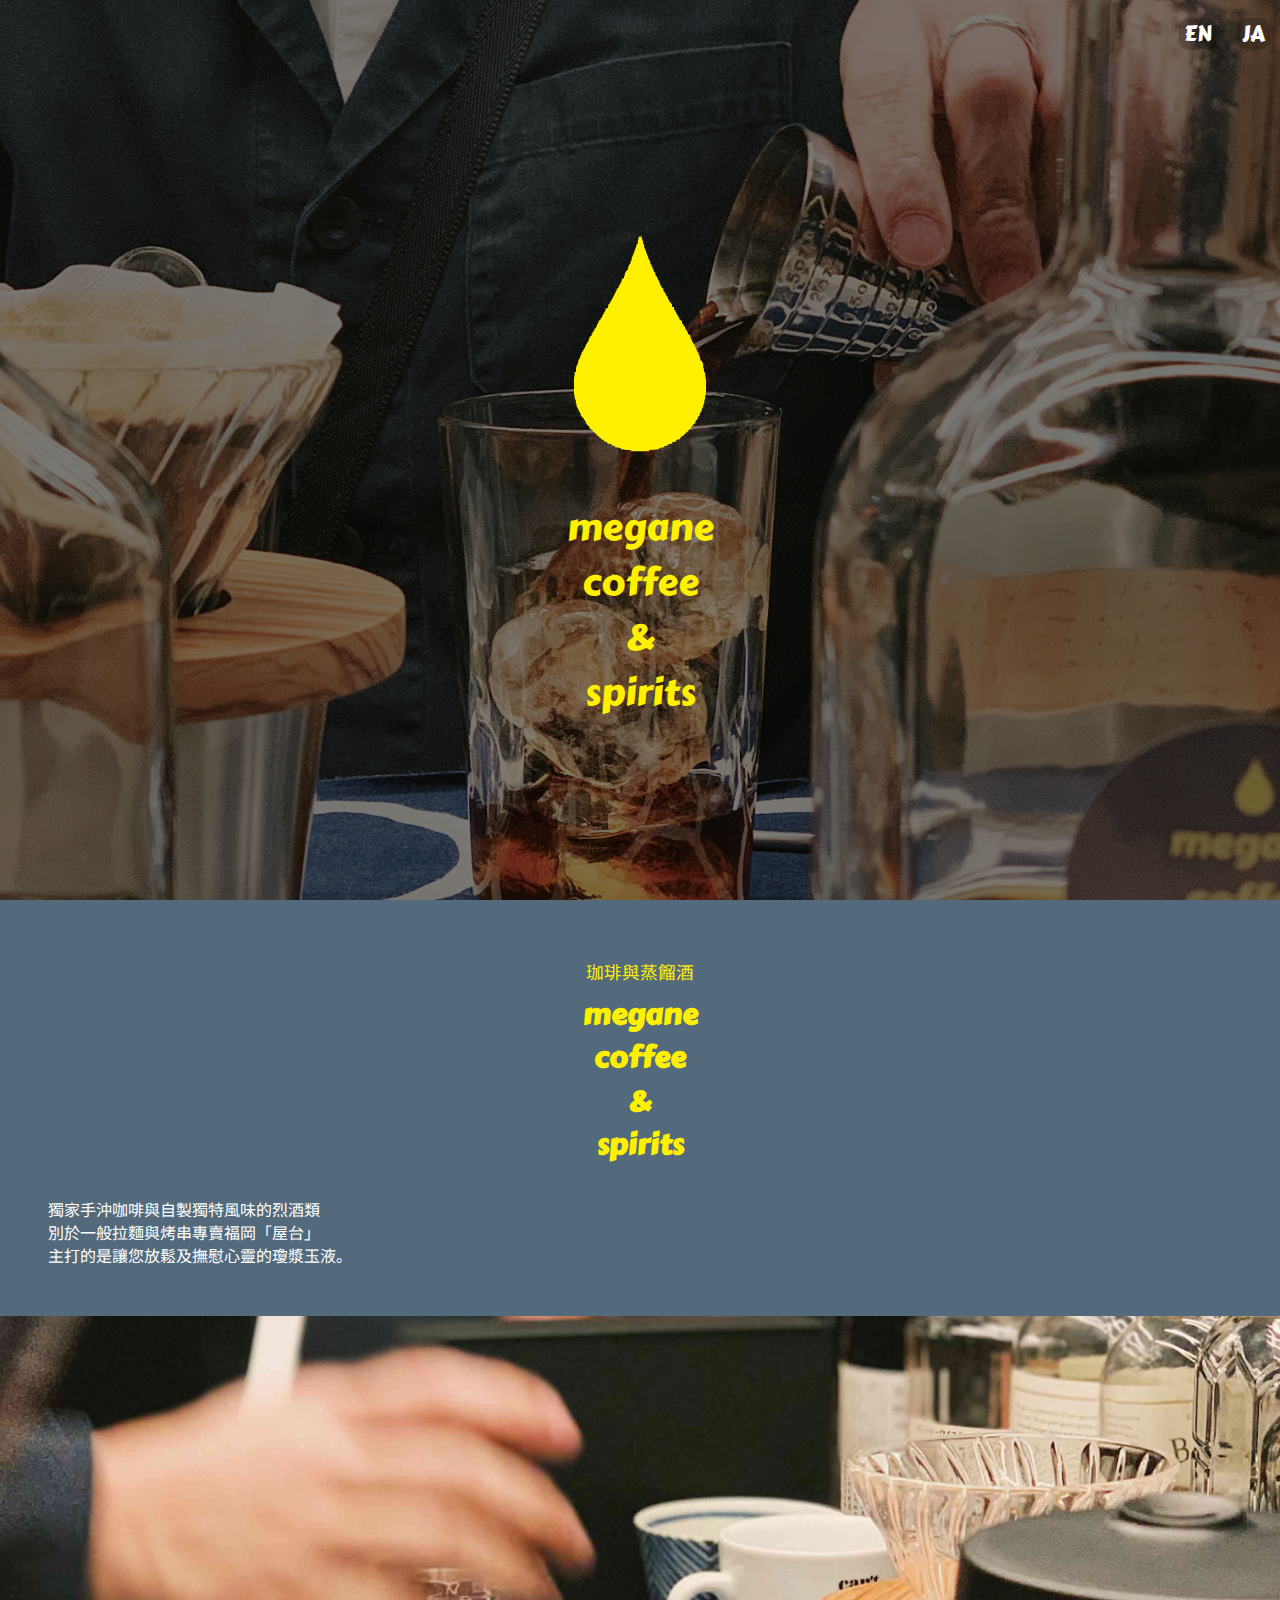
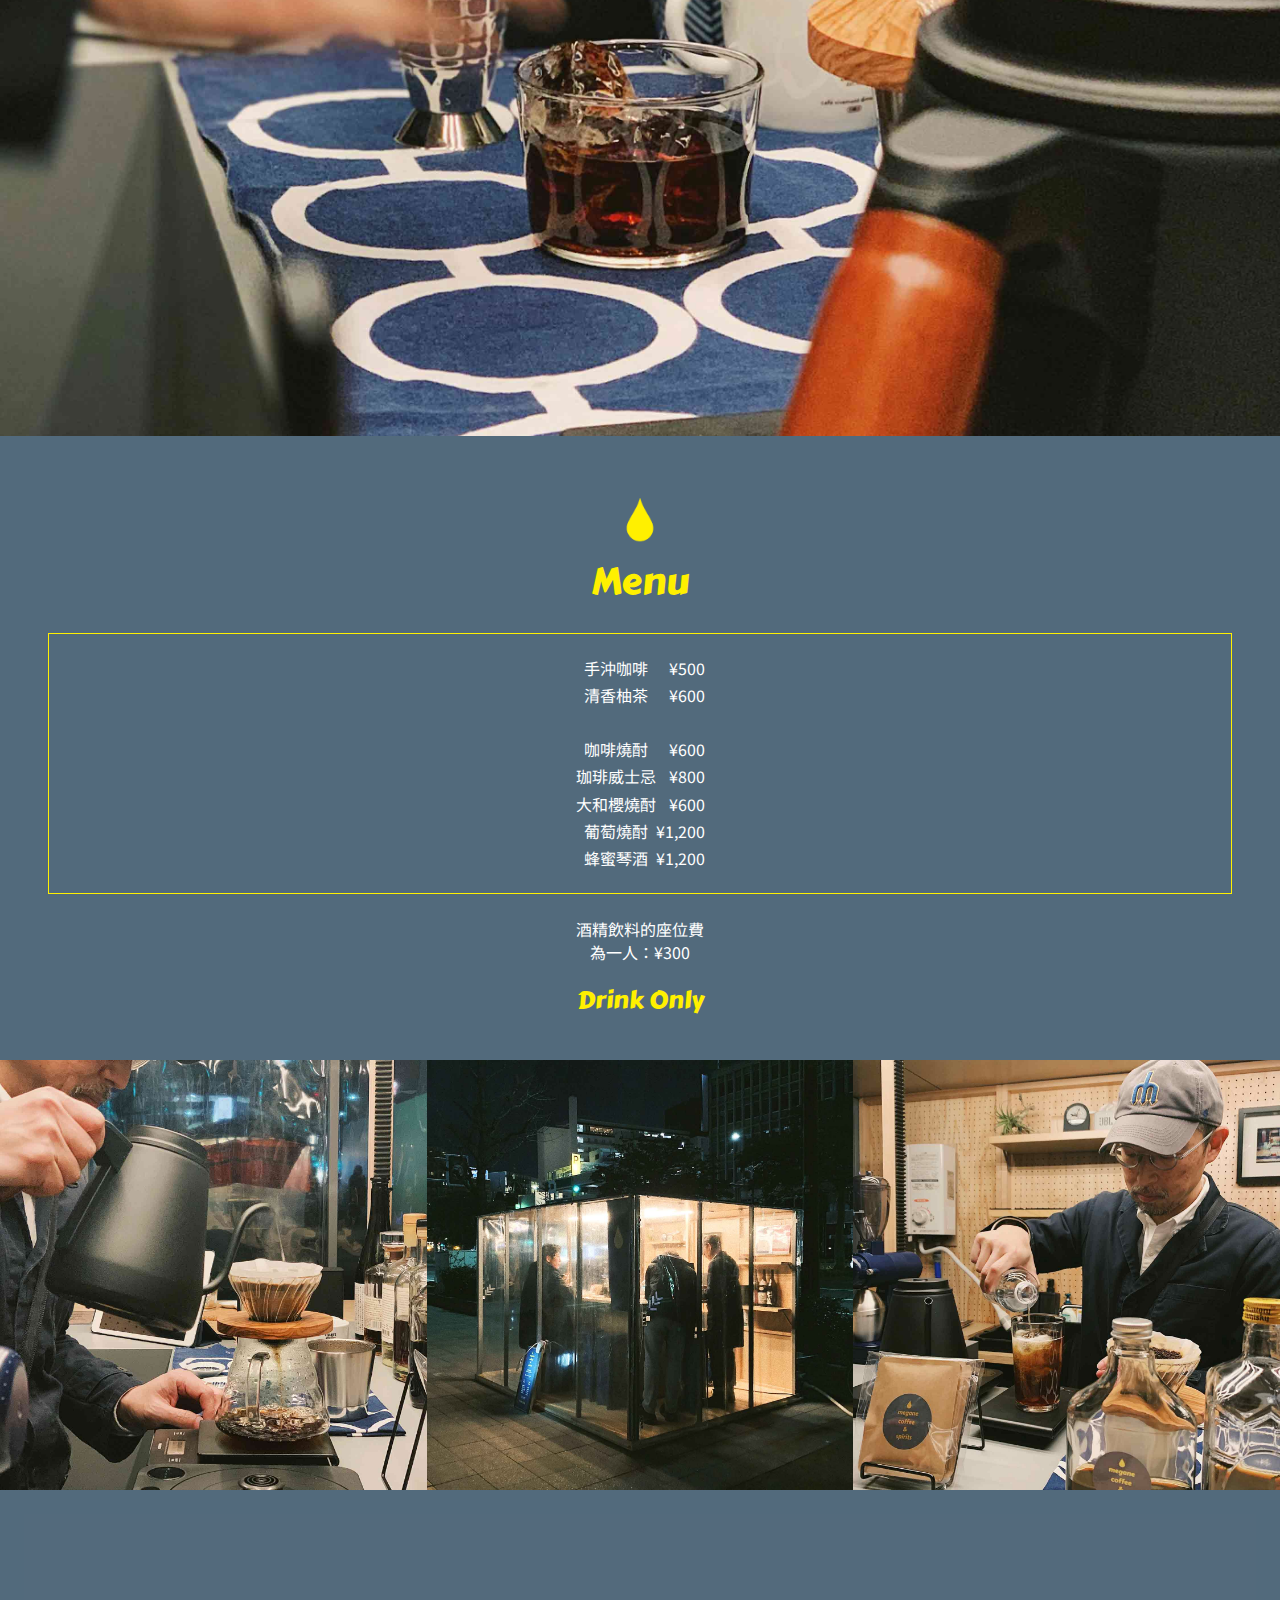
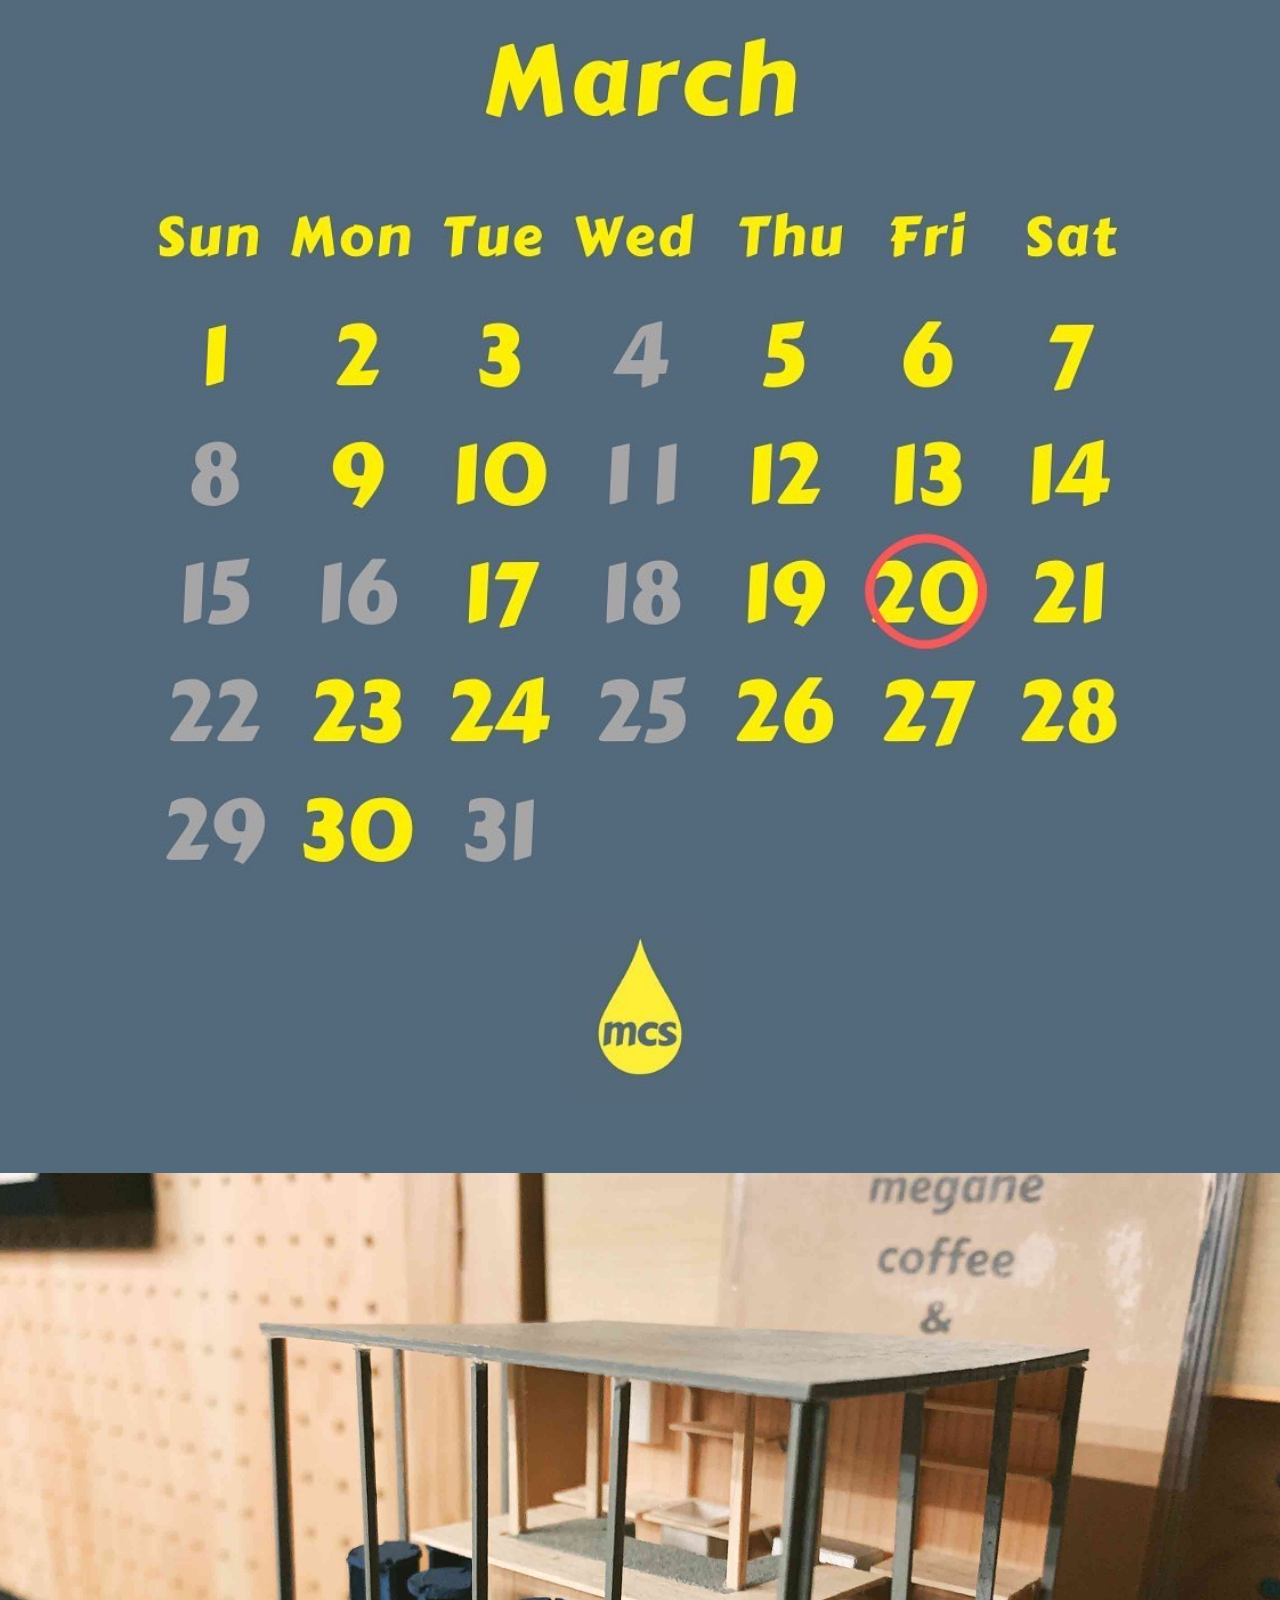
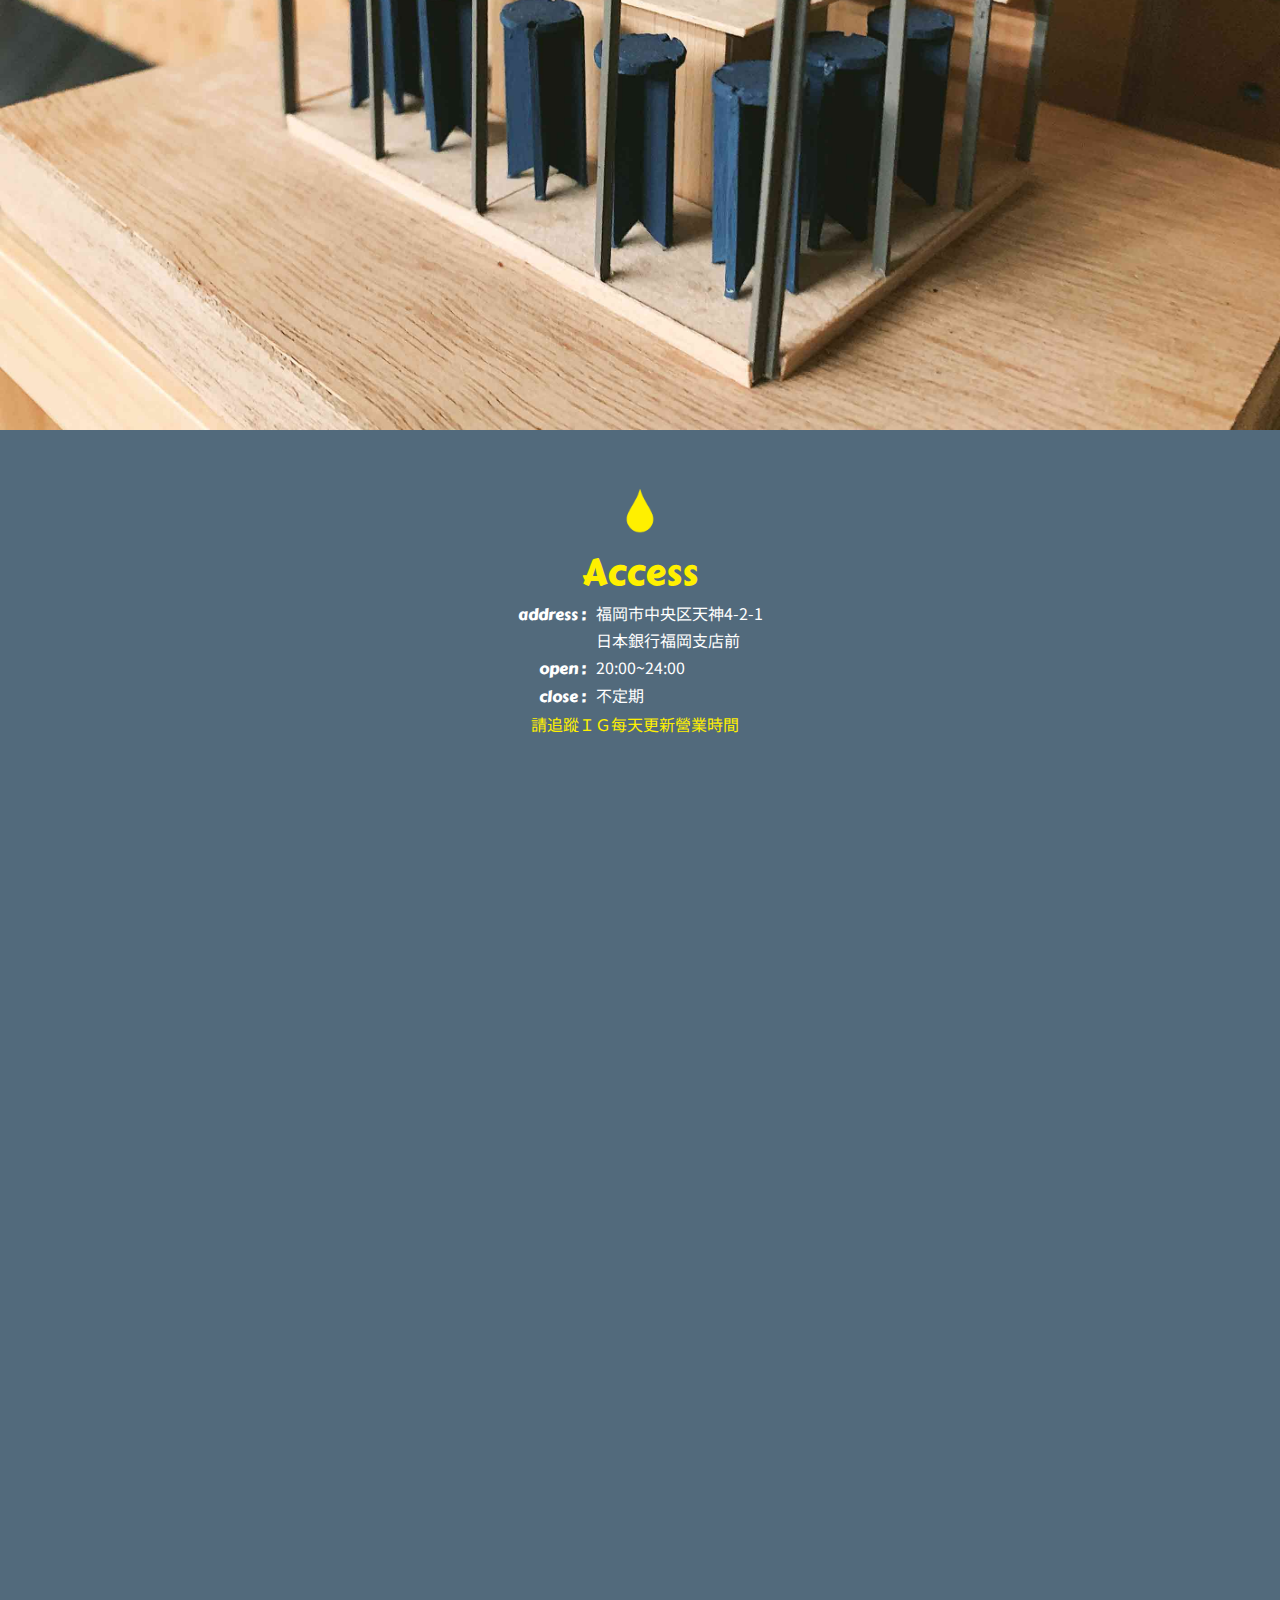
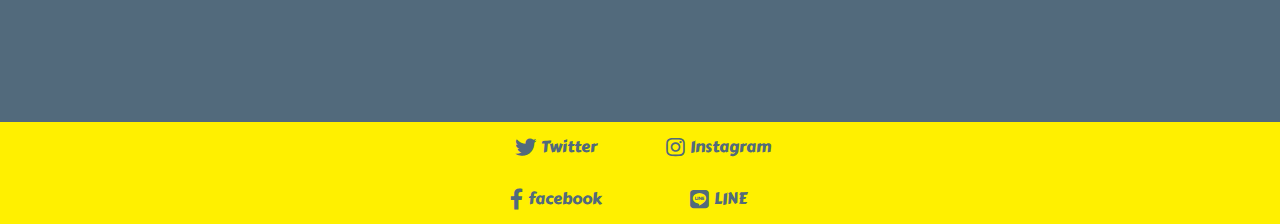
<file: MCS_LP/zh/index.html>
<!DOCTYPE html>
<html lang="zh-cmn-Hant">
<head>
    <meta charset="UTF-8">
    <meta name="viewport" content="width=device-width, initial-scale=1.0">
    <title>megane coffee&spirits</title>
    <!-- ファビコン -->
    <link rel="icon" href="../img/favicon.ico">
    <!-- スマホ用アイコン -->
    <link rel="apple-touch-icon" sizes="180x180" href="../img/apple-touch-icon.png">
    <link href="https://fonts.googleapis.com/css?family=Carter+One|Noto+Sans+JP&display=swap" rel="stylesheet">
    <link href="https://use.fontawesome.com/releases/v5.6.1/css/all.css" rel="stylesheet">
  </head>

<style>
:root{
    --color_main: rgb(82,106,124);
    --color_sub:#fff000;
    --h2_fz: 1.8rem;
    --sec_pad: 3em;
}

body{
    background-color: var(--color_main);
    font-size: 16px;
    color: white;
}
body p,table tr td{
  font-family: 'Noto Sans JP', sans-serif;
}
.icon_font{
    font-family: 'Carter One', cursive;
}

.sec_top{
    background-image: url(../img/top_img.jpg);
    background-size: cover;
    background-position: center;
    height: 100vh;
}
.sec_top>div{
    height: 100%;
    background-color: rgb(0,0,0,0.5);
    position: relative;
}
.sec_top>div>div:nth-child(1){
  display: flex;
  justify-content: flex-end;
  padding: 1.1rem 0;
  position: absolute;
  top: 0;
  right: 0;
}
.sec_top a{
  text-decoration: none;
  margin: 0 10px;
  color: white;
  font-size: 1.4rem;
  background-color: rgb(0,0,0,0.2);
  border-radius: 10px;
  padding: 5px;
}
.sec_top>div>div:last-child{
    text-align: center;
    height: 100%;
    display: flex;
    flex-direction: column;
    align-items: center;
    justify-content: center;
}
.sec_top img{
  width: 25%;
}
.logo{
    color: var(--color_sub);
    font-size: 2.3rem;
    line-height: 1.5em;
}

.sec_about,.sec_menu,.sec_access{
  text-align: center;
}
.sec_about>div:nth-child(1),.sec_menu,.sec_access {
  padding: var(--sec_pad);
}
.sec_about h2{
  font-size: var(--h2_fz);
  color: var(--color_sub);
  font-weight: bold;
  margin-bottom: 2rem;
}
.about_h2_ja{
  line-height: 2.4rem;
  font-family: 'Noto Sans JP', sans-serif;

}
.sec_about p{
  line-height: 1.45rem;
  text-align: left;
}
.sec_about img{
  width: 100%;
}
.sec_about span{
  font-size: 1.1rem;
  font-weight: normal;
  font-family: 'Noto Sans JP', sans-serif;
}

.sec_menu img,.sec_access img{
  width: 4rem;
}
.sec_menu div{
  border: solid 1.5px var(--color_sub);
  margin: 1.5rem 0;
  padding: 1.3rem 2rem;
}
.sec_menu table,.sec_access table{
  line-height: 1.7rem;
  margin: 0 auto;
}
.sec_menu table tbody{
  margin: 10px;
}
.sec_menu table tbody tr td:nth-child(1),{
  text-align: left;
  width: 150px;
}
.sec_menu table tbody tr td:nth-child(2),.sec_access table tr td:nth-child(1){
  text-align: right;
}
.sec_menu p:last-child{
  font-size: 1.5rem;
  color: var(--color_sub);
  margin-top: 1.5rem;
}

.sec_img{
  display: flex;
}
.sec_img div{
  flex: 1;
}
.sec_img div img{
  width: 100%;
  height: 100%;
}

.sec_news{
  padding: 1.5rem;
}
.sec_news img{
  width: 100%;
  height: 100%;
}

.sec_access table tr td:nth-child(1){
  padding-right: 10px;
}
.sec_access table tr td:last-child{
  text-align: left;
}
.sec_access .iframe-wrap {
  position: relative;
  width: 100%;
  padding-top: 75%; /* = height ÷ width × 100 */
  margin: 1.5rem 0;
}
.iframe-wrap iframe {
  position: absolute;
  top: 0;
  left: 0;
  width: 100%;
  height: 100%;
}

footer{
  background-color: var(--color_sub);
  color: var(--color_main);
}
footer a{
  text-decoration: none;
    color: var(--color_main);
    display: flex;
    justify-content: center;
    align-items: center;
}
footer div{
  display: flex;
}
.sns_icon{
  color: var(--color_main);
}
footer i{
  margin-right: 5px;
}
footer table tr td {
    padding: 1.1rem 2rem;
}
footer table{
  margin: 0 auto;
}
</style>

<body>
<header>
</header>
<section class="sec_top">
  <div>
    <div>
      <a class="icon_font" href="../en/index.html">EN</a>
      <a class="icon_font" href="../index.html">JA</a>
    </div>
    <div>
      <img src="../img/mcs_icon_yellow.png" alt="icon">
      <p class="icon_font logo">megane<br>coffee<br>&<br>spirits</p>
    </div>
  </div>
</section>
<section class="sec_about">
  <div>
    <h2 class="logo icon_font"><span>珈琲與蒸餾酒</span><br>megane<br>coffee<br>&<br>spirits</h2>
    <p>獨家手沖咖啡與自製獨特風味的烈酒類<br>別於一般拉麵與烤串專賣福岡「屋台」<br>主打的是讓您放鬆及撫慰心靈的瓊漿玉液。</p>
  </div>
  <div>
    <img src="../img/img_1.jpg" alt="">
  </div>
</section>
<section class="sec_menu">
  <img src="../img/mcs_icon_yellow.png" alt="icon">
  <h2 class="icon_font logo">Menu</h2>
  <div>
    <table>
        <tr>
          <td>手沖咖啡</td>
          <td>¥500</td>
        </tr>
        <tr>
          <td>清香柚茶</td>
          <td>¥600</td>
        </tr>
        <tr>
          <td>&nbsp;</td>
          <td>&nbsp;</td>
        </tr>
        <tr>
          <td>咖啡燒酎</td>
          <td>¥600</td>
        </tr>
        <tr>
          <td>珈琲威士忌</td>
          <td>¥800</td>
        </tr>
        <tr>
          <td>大和櫻燒酎</td>
          <td>¥600</td>
        </tr>
        <tr>
          <td>葡萄燒酎</td>
          <td>¥1,200</td>
        </tr>
        <tr>
          <td>蜂蜜琴酒</td>
          <td>¥1,200</td>
        </tr>
    </table>
  </div>
  <p style="line-height: 1.45rem;">酒精飲料的座位費<br>為一人：¥300</p>
  <p class="icon_font">Drink Only</p>
</section>

<section class="sec_img">
  <div><img src="../img/img_2.jpg" alt=""></div>
  <div><img src="../img/img_4.jpg" alt=""></div>
  <div><img src="../img/img_3.jpg" alt=""></div>
</section>

<section class="sec_news">
  <img src="../img/202003.jpg" alt="2020年3月営業カレンダー">
</section>

<section class="sec_img">
  <div><img src="../img/img_5.jpg" alt="店内模型"></div>
</section>

<section class="sec_access">
  <img src="../img/mcs_icon_yellow.png" alt="icon">
  <h2 class="icon_font logo">Access</h2>
  <table>
    <tr>
      <td rowspan="2" class="icon_font">address :</td>
      <td>福岡市中央区天神4-2-1</td>
    </tr>
    <tr>
      <td>日本銀行福岡支店前</td>
    </tr>
    <tr>
      <td class="icon_font">open :</td>
      <td>20:00~24:00</td>
    </tr>
    <tr>
      <td class="icon_font">close :</td>
      <td>不定期</td>
    </tr>
    <tr>
      <td colspan="2" style="color:var(--color_sub);text-align: center;">請追蹤ＩＧ每天更新營業時間</td>
    </tr>
  </table>
  <div class="iframe-wrap">
    <iframe src="https://www.google.com/maps/embed?pb=!1m18!1m12!1m3!1d5813.866122382571!2d130.39757775263598!3d33.59522267583661!2m3!1f0!2f0!3f0!3m2!1i1024!2i768!4f13.1!3m3!1m2!1s0x35419144cd639faf%3A0xf12947a36e30d8ac!2z54-I55Cy44Go6JK45rqc6YWSIOODoeOCrOODjeOCs-ODvOODkuODvCbjgrnjg5Tjg6rjg4Pjg4Q!5e0!3m2!1sja!2sjp!4v1583573661392!5m2!1sja!2sjp" width="800" height="600" frameborder="0" style="border:0;" allowfullscreen=""></iframe>
  </div>
</section>
<footer>
  <table>
    <tr>
      <td><a class="icon_font" href="https://twitter.com/coffeeyatai"><i class="fab fa-twitter fa-lg sns_icon"></i> Twitter</a></td>
      <td><a class="icon_font" href="https://www.instagram.com/megane_fukuoka/"><i class="fab fa-instagram fa-lg sns_icon"></i> Instagram</a></td>
    </tr>
    <tr>
      <td><a class="icon_font" href="https://www.facebook.com/megane.fukuoka/"><i class="fab fa-facebook-f fa-lg sns_icon"></i> facebook</a></td>
      <td><a class="icon_font" href="#"><i class="fab fa-line fa-lg sns_icon"></i> LINE</a></td>
    </tr>
  </table>
</footer>
</body>

<style>
html, body, div, span, applet, object, iframe,
h1, h2, h3, h4, h5, h6, p, blockquote, pre,
a, abbr, acronym, address, big, cite, code,
del, dfn, em, img, ins, kbd, q, s, samp,
small, strike, strong, sub, sup, tt, var,
b, u, i, center,
dl, dt, dd, ol, ul, li,
fieldset, form, label, legend,
table, caption, tbody, tfoot, thead, tr, th, td,
article, aside, canvas, details, embed, 
figure, figcaption, footer, header, hgroup, 
menu, nav, output, ruby, section, summary,
time, mark, audio, video {
  margin: 0;
  padding: 0;
  border: 0;
  font-size: 100%;
  font: inherit;
  vertical-align: baseline;
}
/* HTML5 display-role reset for older browsers */
article, aside, details, figcaption, figure, 
footer, header, hgroup, menu, nav, section {
	display: block;
}
body {
  line-height: 1;
}
ol, ul {
  list-style: none;
}
blockquote, q {
  quotes: none;
}
blockquote:before, blockquote:after,
q:before, q:after {
  content: '';
  content: none;
}
table {
  border-collapse: collapse;
  border-spacing: 0;
}

</style>
</html>
</file>
<file: MCS_LP/style.css>
/* 初期化CSS */
html, body, div, span, applet, object, iframe,
h1, h2, h3, h4, h5, h6, p, blockquote, pre,
a, abbr, acronym, address, big, cite, code,
del, dfn, em, img, ins, kbd, q, s, samp,
small, strike, strong, sub, sup, tt, var,
b, u, i, center,
dl, dt, dd, ol, ul, li,
fieldset, form, label, legend,
table, caption, tbody, tfoot, thead, tr, th, td,
article, aside, canvas, details, embed,
figure, figcaption, footer, header, hgroup,
menu, nav, output, ruby, section, summary,
time, mark, audio, video {
  margin: 0;
  padding: 0;
  border: 0;
  font-size: 100%;
  font: inherit;
  vertical-align: baseline;
}
/* HTML5 display-role reset for older browsers */
article, aside, details, figcaption, figure,
footer, header, hgroup, menu, nav, section {
	display: block;
}
body {
  line-height: 1;
}
ol, ul {
  list-style: none;
}
blockquote, q {
  quotes: none;
}
blockquote:before, blockquote:after,
q:before, q:after {
  content: '';
  content: none;
}
table {
  border-collapse: collapse;
  border-spacing: 0;
}

/* ここから */
@media screen and (max-width: 767px){
    .sec_access{
        flex-direction: column;
    }
}

:root{
    --color_main: rgb(82,106,124);
    --color_sub:#fff000;
    --h2_fz: 1.8rem;
    --sec_pad: 3em;
}

body{
    background-color: var(--color_main);
    font-size: 16px;
    color: white;
}
body p,table tr td{
    font-family: 'Noto Sans JP', sans-serif;
}
.icon_font{
    font-family: 'Carter One', cursive;
}

.sec_top{
    background-image: url(img/top_img.jpg);
    background-size: cover;
    background-position: center;
    height: 100vh;
}
.sec_top>div{
    height: 100%;
    background-color: rgb(0,0,0,0.5);
    position: relative;
}
.sec_top>div>div:nth-child(1){
    display: flex;
    justify-content: flex-end;
    padding: 1.1rem 0;
    position: absolute;
    top: 0;
    right: 0;
}
.sec_top a{
    text-decoration: none;
    margin: 0 10px;
    color: white;
    font-size: 1.4rem;
    background-color: rgb(0,0,0,0.2);
    border-radius: 10px;
    padding: 5px;
}
.sec_top>div>div:last-child{
    text-align: center;
    height: 100%;
    display: flex;
    flex-direction: column;
    align-items: center;
    justify-content: center;
}
.sec_top img{
    width: 25%;
}
.logo{
    color: var(--color_sub);
    font-size: 2.3rem;
    line-height: 1.5em;
}

.sec_about,.sec_menu,.sec_access{
    text-align: center;
}
.sec_about,.sec_menu,.sec_access {
    padding: var(--sec_pad);
}
.sec_about{
    flex: 1;
}
.sec_about h2{
    font-size: var(--h2_fz);
    color: var(--color_sub);
    font-weight: bold;
    margin-bottom: 2rem;
}
.about_h2_ja{
    line-height: 2.4rem;
    font-family: 'Noto Sans JP', sans-serif;
}
.sec_about p{
    line-height: 1.45rem;
    text-align: left;
}

.sec_about span{
    font-size: 1.1rem;
    font-weight: normal;
    font-family: 'Noto Sans JP', sans-serif;

}

.sec_menu{
    flex: 1;
}
.sec_menu img,.sec_access img{
    width: 4rem;
}
.sec_menu div{
    border: solid 1.5px var(--color_sub);
    margin: 1.5rem 0;
    padding: 1.3rem 2rem;
    display: inline-block;
}
.sec_menu table,.sec_access table{
    line-height: 1.7rem;
    margin: 0 auto;
}
.sec_menu table tbody{
    margin: 10px;
}
.sec_menu table tbody tr td:nth-child(1){
    text-align: left;
    width: 150px;
}
.sec_menu table tbody tr td:nth-child(2),.sec_access table tr td:nth-child(1){
    text-align: right;
}
.sec_menu p:last-child{
    font-size: 1.5rem;
    color: var(--color_sub);
    margin-top: 1.5rem;
}

.sec_img{
    display: flex;
}
.sec_img div{
    flex: 1;
}
.sec_img div img{
    width: 100%;
    height: 100%;
}


.sec_news{
    padding: 1.5rem;
    display: flex;
    justify-content: center;
}
.sec_news img{
    width: 100%;
    height: 100%;
    max-width: 30em;
}

.sec_access{
    display: flex;
}
.sec_access table tr td:nth-child(1){
    padding-right: 10px;
}
.sec_access table tr td:last-child{
    text-align: left;
}
.sec_access .iframe-wrap {
    position: relative;
    width: 100%;
    padding-top: 75%; /* = height ÷ width × 100 */
    margin: 1.5rem 0;
    flex: 1;
}
.iframe-wrap iframe {
    position: absolute;
    top: 0;
    left: 0;
    width: 100%;
    height: 100%;
}

footer{
    background-color: var(--color_sub);
    color: var(--color_main);
}
footer a{
    text-decoration: none;
    color: var(--color_main);
    display: flex;
    justify-content: center;
    align-items: center;
}
footer div{
    display: flex;
}
.sns_icon{
    color: var(--color_main);
}
footer i{
    margin-right: 5px;
}
footer table tr td {
    padding: 1.1rem 2rem;
}
footer table{
    margin: 0 auto;
}
@media screen and (min-width: 768px) {
    .sec_about p{
        text-align: center;
    }
    .iframe_wrap{
        margin: 0;
        padding-top: 0;
        margin: 0;
    }
    .sec_access{
        border-top: dotted 2px white;
    }
    .sec_access div:nth-child(1){
        flex: 1;
        display: flex;
        flex-direction: column;
        justify-content: center;
        align-items: center;
    }
    .sec_access .iframe-wrap {
        padding: 0;
        margin: 0;
    }
    footer tbody{
        display: flex;
    }
}
@media screen and (min-width: 1024px){
    .sec_about-pc,.sec_access{
        padding-right: 10em;
        padding-left: 10em;
    }
    
}

.sec_about-pc{
    display: flex;
}
</file>
